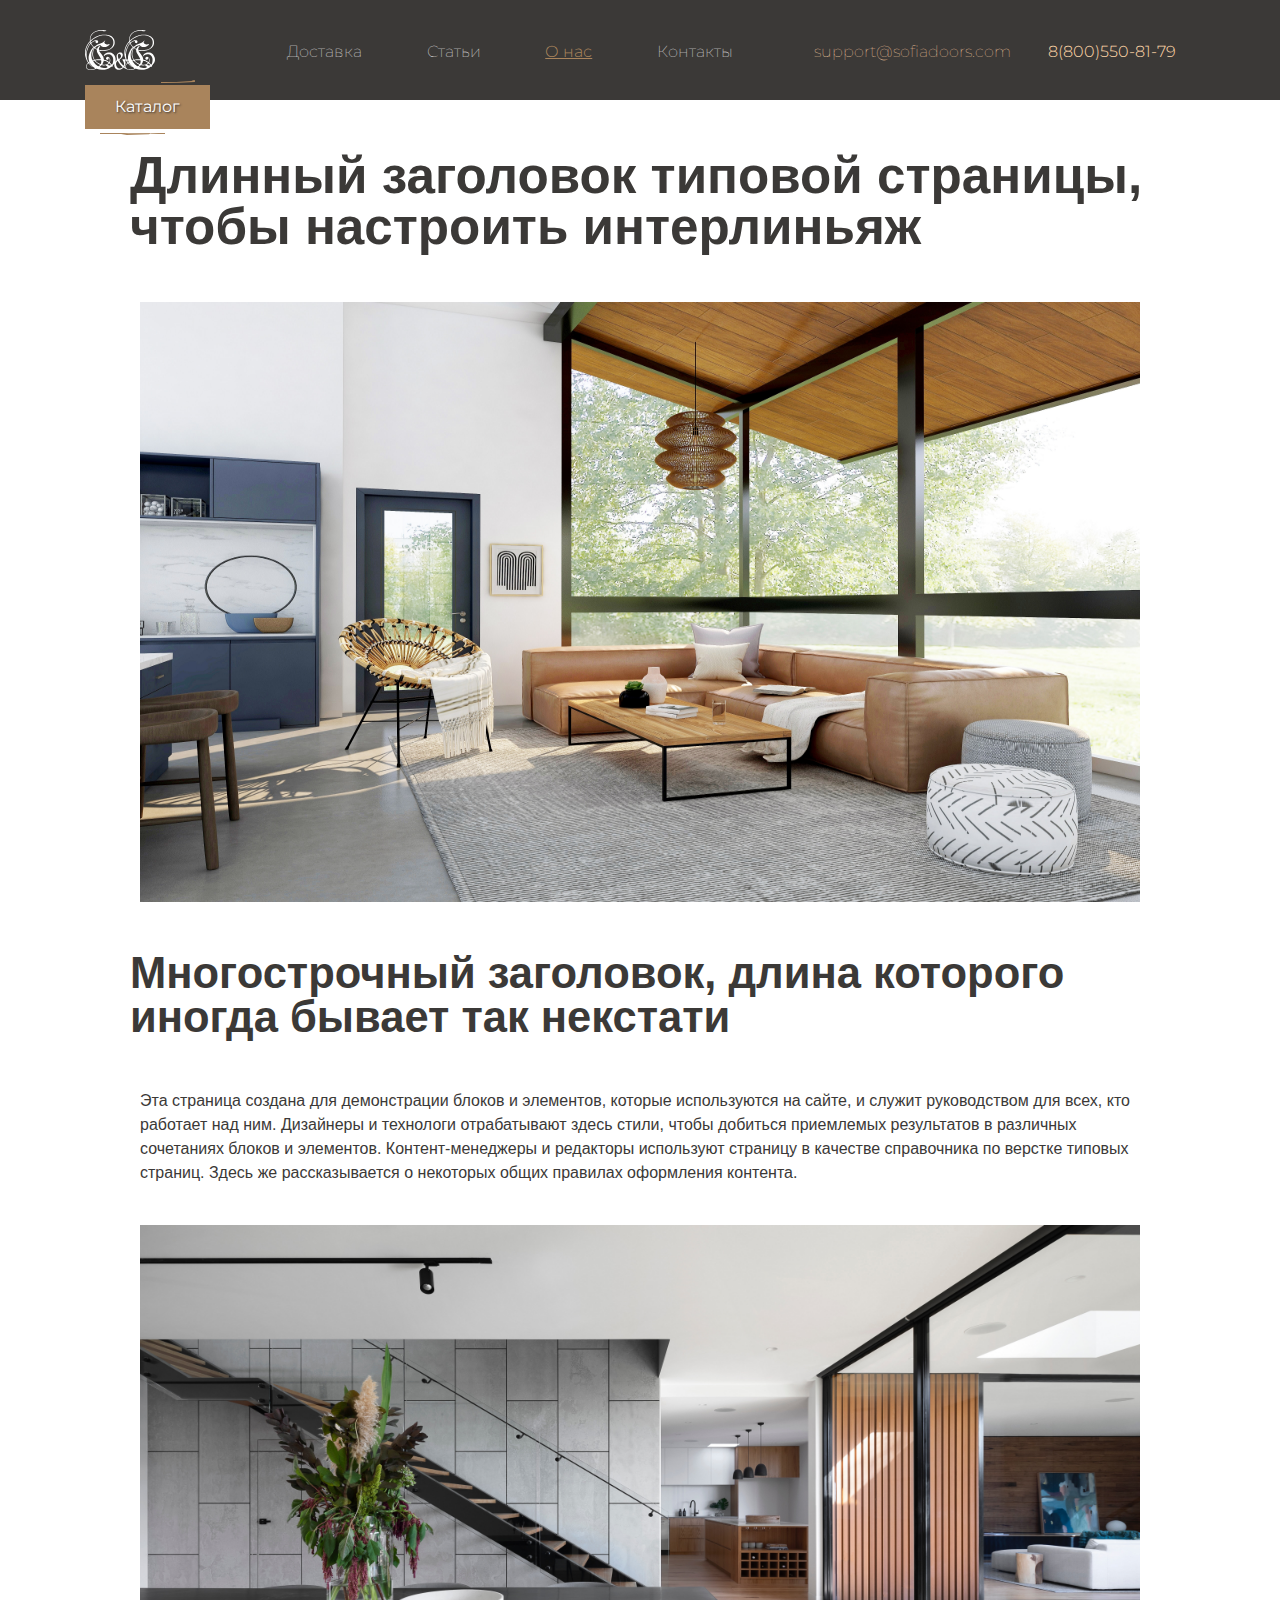
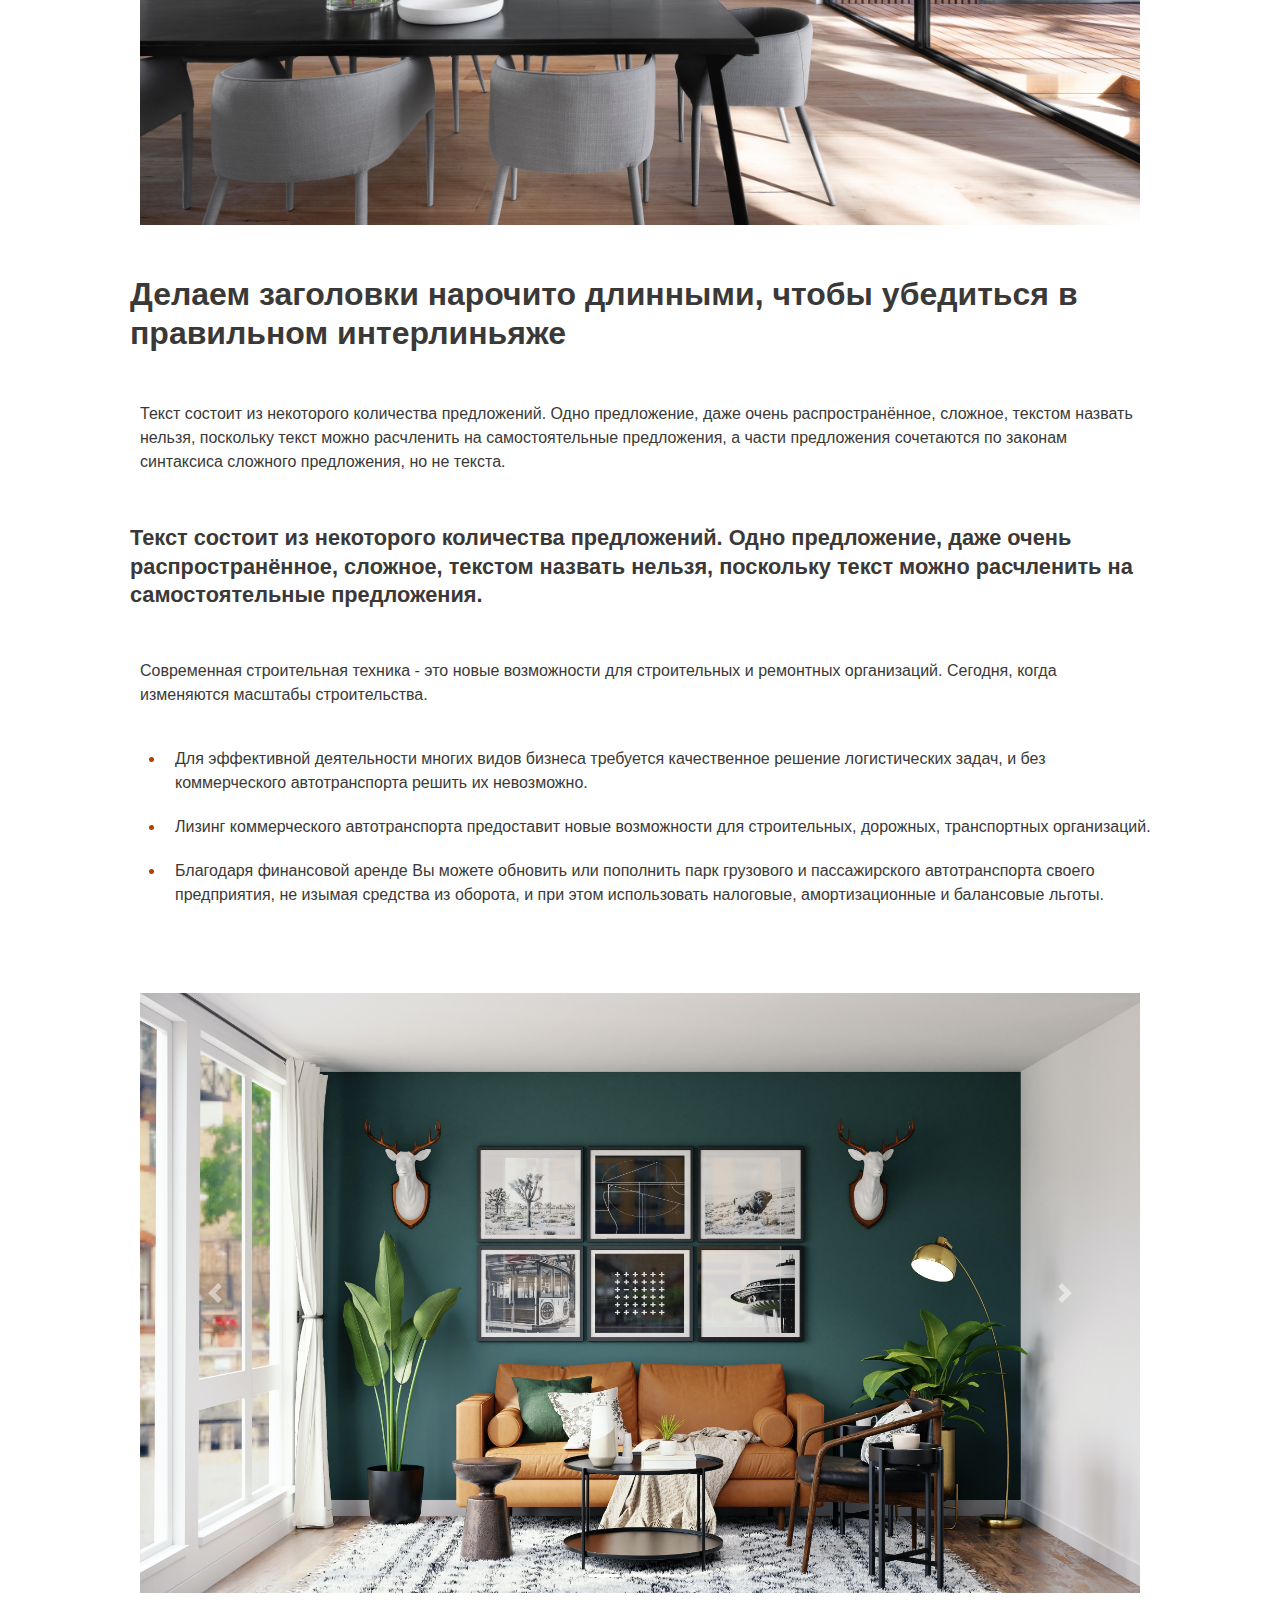
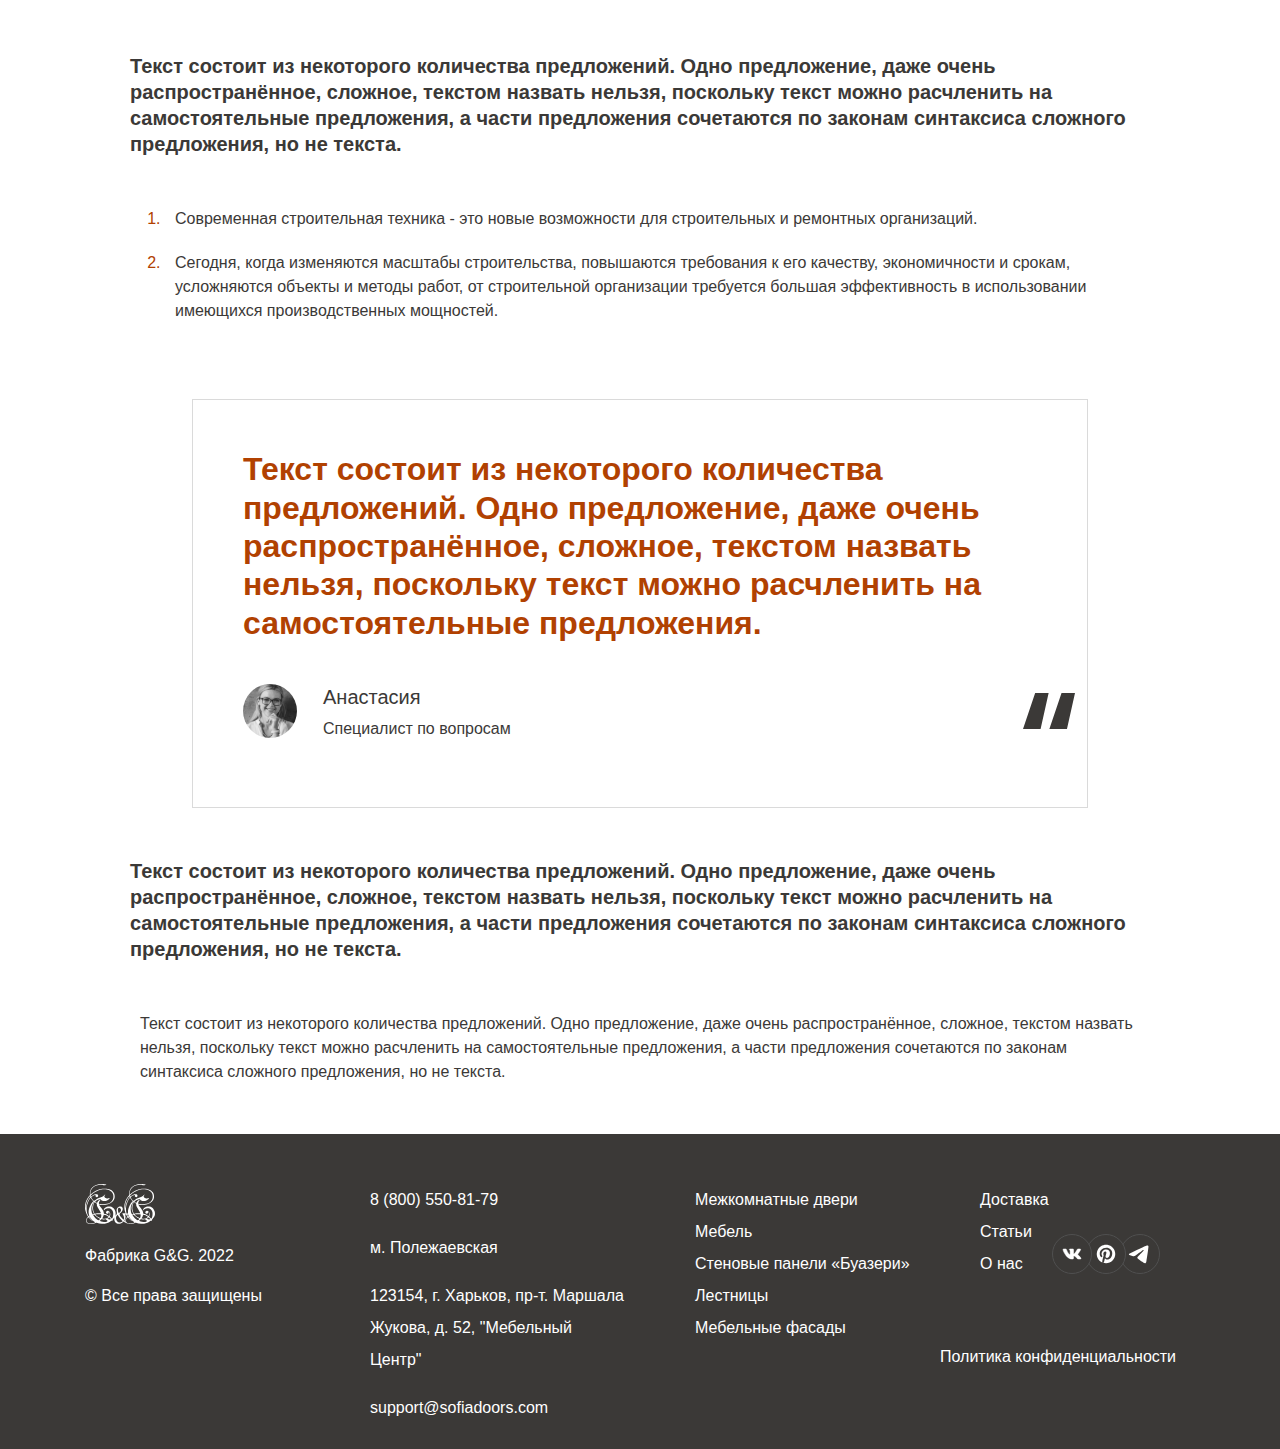
<file: about-us.html>
<!DOCTYPE html>
<html lang="en">
  <head>
    <meta charset="UTF-8" />
    <meta http-equiv="X-UA-Compatible" content="IE=edge" />
    <meta name="viewport" content="width=device-width, initial-scale=1.0" />
    <link rel="stylesheet" href="https://cdn.jsdelivr.net/npm/bootstrap@4.0.0/dist/css/bootstrap.min.css" integrity="sha384-Gn5384xqQ1aoWXA+058RXPxPg6fy4IWvTNh0E263XmFcJlSAwiGgFAW/dAiS6JXm" crossorigin="anonymous">
    <link
      href="https://cdn.jsdelivr.net/npm/bootstrap@5.3.0-alpha1/dist/css/bootstrap.min.css"
      rel="stylesheet"
      integrity="sha384-GLhlTQ8iRABdZLl6O3oVMWSktQOp6b7In1Zl3/Jr59b6EGGoI1aFkw7cmDA6j6gD"
      crossorigin="anonymous"
    />
    <link rel="preconnect" href="https://fonts.googleapis.com" />
    <link rel="preconnect" href="https://fonts.gstatic.com" crossorigin />
    <link
      href="https://fonts.googleapis.com/css2?family=Inter:wght@200&family=Montserrat:wght@100;200;300;400;500;600&family=Quicksand:wght@300&family=Raleway:ital,wght@1,100;1,200&family=Titan+One&family=Work+Sans:wght@300;500&display=swap"
      rel="stylesheet"
    />
    <link rel="stylesheet" href="./styles/about-us.css" />
    <title>About Us</title>
  </head>
  <style></style>
  <body>
    <header>
      <div class="cont-wrap">
        <div class="container">
          <div class="row">
            <div class="col-sm logocon">
              <a href="/index.html">
                <img src="./icon/logo.svg" alt="Logotype" class="logo"
              /></a>
            </div>
            <div class="col-sm">
              <ul class="ul-nav">
                <li><a href="/delivery.html">Доставка</a></li>
                <li><a href="/articles.html">Статьи</a></li>
                <li><a class="active"  href="/about-us.html">О нас</a></li>
                <li><a href="/contacts.html">Контакты</a></li>
              </ul>
            </div>
            <div class="col-sm">
              <div class="num-email">
                <p class="email">support@sofiadoors.com</p>
                <p class="num">8(800)550-81-79</p>
              </div>
            </div>
            <div class="col-sm">
              <div class="catalog">
                <a href="/catalog.html" class="a-catalog"
                  ><img src="/icon/top.svg" alt="decor" class="top" />
                  <span
                    class="catalog-span"
                    >Каталог</span
                  >
                  <img src="/icon/bottom.svg" alt="decor" class="bottom"
                /></a>
              </div>
            </div>
          </div>
        </div>
      </div>
    </header>
    <main>
      <h1 class="h1">
        Длинный заголовок типовой страницы, чтобы настроить интерлиньяж
      </h1>
      <img src="./img/about-1.jpg" alt="Interior design" class="about-img" />
      <h2 class="h2">
        Многострочный заголовок, длина которого иногда бывает так некстати
      </h2>
      <p class="h2-p">
        Эта страница создана для демонстрации блоков и элементов, которые
        используются на сайте, и служит руководством для всех, кто работает над
        ним. Дизайнеры и технологи отрабатывают здесь стили, чтобы добиться
        приемлемых результатов в различных сочетаниях блоков и элементов.
        Контент-менеджеры и редакторы используют страницу в качестве справочника
        по верстке типовых страниц. Здесь же рассказывается о некоторых общих
        правилах оформления контента.
      </p>

      <img
        src="./img/about-2.jpg"
        alt="Interior design wxample"
        class="about-img"
      />
      <h3 class="h3">
        Делаем заголовки нарочито длинными, чтобы убедиться в правильном
        интерлиньяже
      </h3>
      <p class="h3-p">
        Текст состоит из некоторого количества предложений. Одно предложение,
        даже очень распространённое, сложное, текстом назвать нельзя, поскольку
        текст можно расчленить на самостоятельные предложения, а части
        предложения сочетаются по законам синтаксиса сложного предложения, но не
        текста.
      </p>
      <h4 class="h4">
        Текст состоит из некоторого количества предложений. Одно предложение,
        даже очень распространённое, сложное, текстом назвать нельзя, поскольку
        текст можно расчленить на самостоятельные предложения.
      </h4>
      <p class="h4-p">
        Современная строительная техника - это новые возможности для
        строительных и ремонтных организаций. Сегодня, когда изменяются масштабы
        строительства.
      </p>
      <ul class="about-ul">
        <li class="about-li">
          Для эффективной деятельности многих видов бизнеса требуется
          качественное решение логистических задач, и без коммерческого
          автотранспорта решить их невозможно.
        </li>
        <li class="about-li">
          Лизинг коммерческого автотранспорта предоставит новые возможности для
          строительных, дорожных, транспортных организаций.
        </li>
        <li class="about-li">
          Благодаря финансовой аренде Вы можете обновить или пополнить парк
          грузового и пассажирского автотранспорта своего предприятия, не изымая
          средства из оборота, и при этом использовать налоговые,
          амортизационные и балансовые льготы.
        </li>
      </ul>
      <div id="carouselExampleIndicators" class="carousel slide" data-ride="carousel">
        <ol class="carousel-indicators">
          <li data-target="#carouselExampleIndicators" data-slide-to="0" class="active"></li>
          <li data-target="#carouselExampleIndicators" data-slide-to="1"></li>
          <li data-target="#carouselExampleIndicators" data-slide-to="2"></li>
        </ol>
        <div class="carousel-inner">
          <div class="carousel-item active">
            <img class="d-block about-img" src="/img/about-1.1.jpg" alt="First slide" >
          </div>
          <div class="carousel-item">
            <img class="d-block about-img" src="/img/about-2.jpg" alt="Second slide"  >
          </div>
          <div class="carousel-item">
            <img class="d-block about-img" src="/img/about-3.jpg" alt="Third slide" >
          </div>
        </div>
        <a class="carousel-control-prev" href="#carouselExampleIndicators" role="button" data-slide="prev">
          <span class="carousel-control-prev-icon" aria-hidden="true"></span>
          <span class="sr-only">Previous</span>
        </a>
        <a class="carousel-control-next" href="#carouselExampleIndicators" role="button" data-slide="next">
          <span class="carousel-control-next-icon" aria-hidden="true"></span>
          <span class="sr-only">Next</span>
        </a>
      </div>
      <h5 class="h5">
        Текст состоит из некоторого количества предложений. Одно предложение,
        даже очень распространённое, сложное, текстом назвать нельзя, поскольку
        текст можно расчленить на самостоятельные предложения, а части
        предложения сочетаются по законам синтаксиса сложного предложения, но не
        текста.
      </h5>
      <ol class="about-ul">
        <li class="about-li">
          Современная строительная техника - это новые возможности для
          строительных и ремонтных организаций.
        </li>
        <li class="about-li">
          Сегодня, когда изменяются масштабы строительства, повышаются
          требования к его качеству, экономичности и срокам, усложняются объекты
          и методы работ, от строительной организации требуется большая
          эффективность в использовании имеющихся производственных мощностей.
        </li>
      </ol>
      
        <div class="quote-wrap">
          <h2 class="quote-text">
            Текст состоит из некоторого количества предложений. Одно
            предложение, даже очень распространённое, сложное, текстом назвать
            нельзя, поскольку текст можно расчленить на самостоятельные
            предложения.
          </h2>
          <div class="quote">
            <div class="img">
              <img src="./icon/avatar-ana.svg" alt="Avatar" class="avatar" />
            </div>
            <div class="person">
              <h5 class="name">Анастасия</h5>
              <p class="specialist">Специалист по вопросам</p>
            </div>
            <div class="symbol">
              <img
                src="./icon/quote.svg"
                alt="Quote symbol"
                class="quote-symbol"
              />
            </div>
          </div>
        </div>
      
      <h5 class="h5">
        Текст состоит из некоторого количества предложений. Одно предложение,
        даже очень распространённое, сложное, текстом назвать нельзя, поскольку
        текст можно расчленить на самостоятельные предложения, а части
        предложения сочетаются по законам синтаксиса сложного предложения, но не
        текста.
      </h5>
      <p class="h5-p">
        Текст состоит из некоторого количества предложений. Одно предложение,
        даже очень распространённое, сложное, текстом назвать нельзя, поскольку
        текст можно расчленить на самостоятельные предложения, а части
        предложения сочетаются по законам синтаксиса сложного предложения, но не
        текста.
      </p>
    </main>
    <footer>
      <div class="foot-wrap">
        <div class="container">
          <div class="row">
            <div class="col">
              <a href="/index.html">
                <img src="./icon/logo.svg" alt="Logotype" class="logo"
              /></a>
              <p class="fabric">Фабрика G&G. 2022</p>
              <p class="rights">© Все права защищены</p>
            </div>
            <div class="col adress">
              <p class="num-footer">8 (800) 550-81-79</p>
              <p>м. Полежаевская</p>
              <p>
                123154, г. Харьков, пр-т. Маршала Жукова, д. 52, "Мебельный
                Центр"
              </p>
              <p><a href="#">support@sofiadoors.com</a></p>
            </div>
            <div class="col">
              <ul class="footer-ul-1">
                <li>Межкомнатные двери</li>
                <li>Мебель</li>
                <li>Стеновые панели «Буазери»</li>
                <li>Лестницы</li>
                <li>Мебельные фасады</li>
              </ul>
            </div>
            <div class="col">
              <ul class="footer-ul-2">
                <li>Доставка</li>
                <li>Статьи</li>
                <li>О нас</li>
              </ul>
              <p class="policy">Политика конфиденциальности</p>
              <img
                src="./icon/messenger-icons.svg"
                alt="messenger icons"
                class="messenger-i"
              />
            </div>
          </div>
        </div>
      </div>
    </footer>
    <script src="https://code.jquery.com/jquery-3.2.1.slim.min.js" integrity="sha384-KJ3o2DKtIkvYIK3UENzmM7KCkRr/rE9/Qpg6aAZGJwFDMVNA/GpGFF93hXpG5KkN" crossorigin="anonymous"></script>
    <script src="https://cdn.jsdelivr.net/npm/popper.js@1.12.9/dist/umd/popper.min.js" integrity="sha384-ApNbgh9B+Y1QKtv3Rn7W3mgPxhU9K/ScQsAP7hUibX39j7fakFPskvXusvfa0b4Q" crossorigin="anonymous"></script>
    <script src="https://cdn.jsdelivr.net/npm/bootstrap@4.0.0/dist/js/bootstrap.min.js" integrity="sha384-JZR6Spejh4U02d8jOt6vLEHfe/JQGiRRSQQxSfFWpi1MquVdAyjUar5+76PVCmYl" crossorigin="anonymous"></script>
  </body>
</html>
</file>
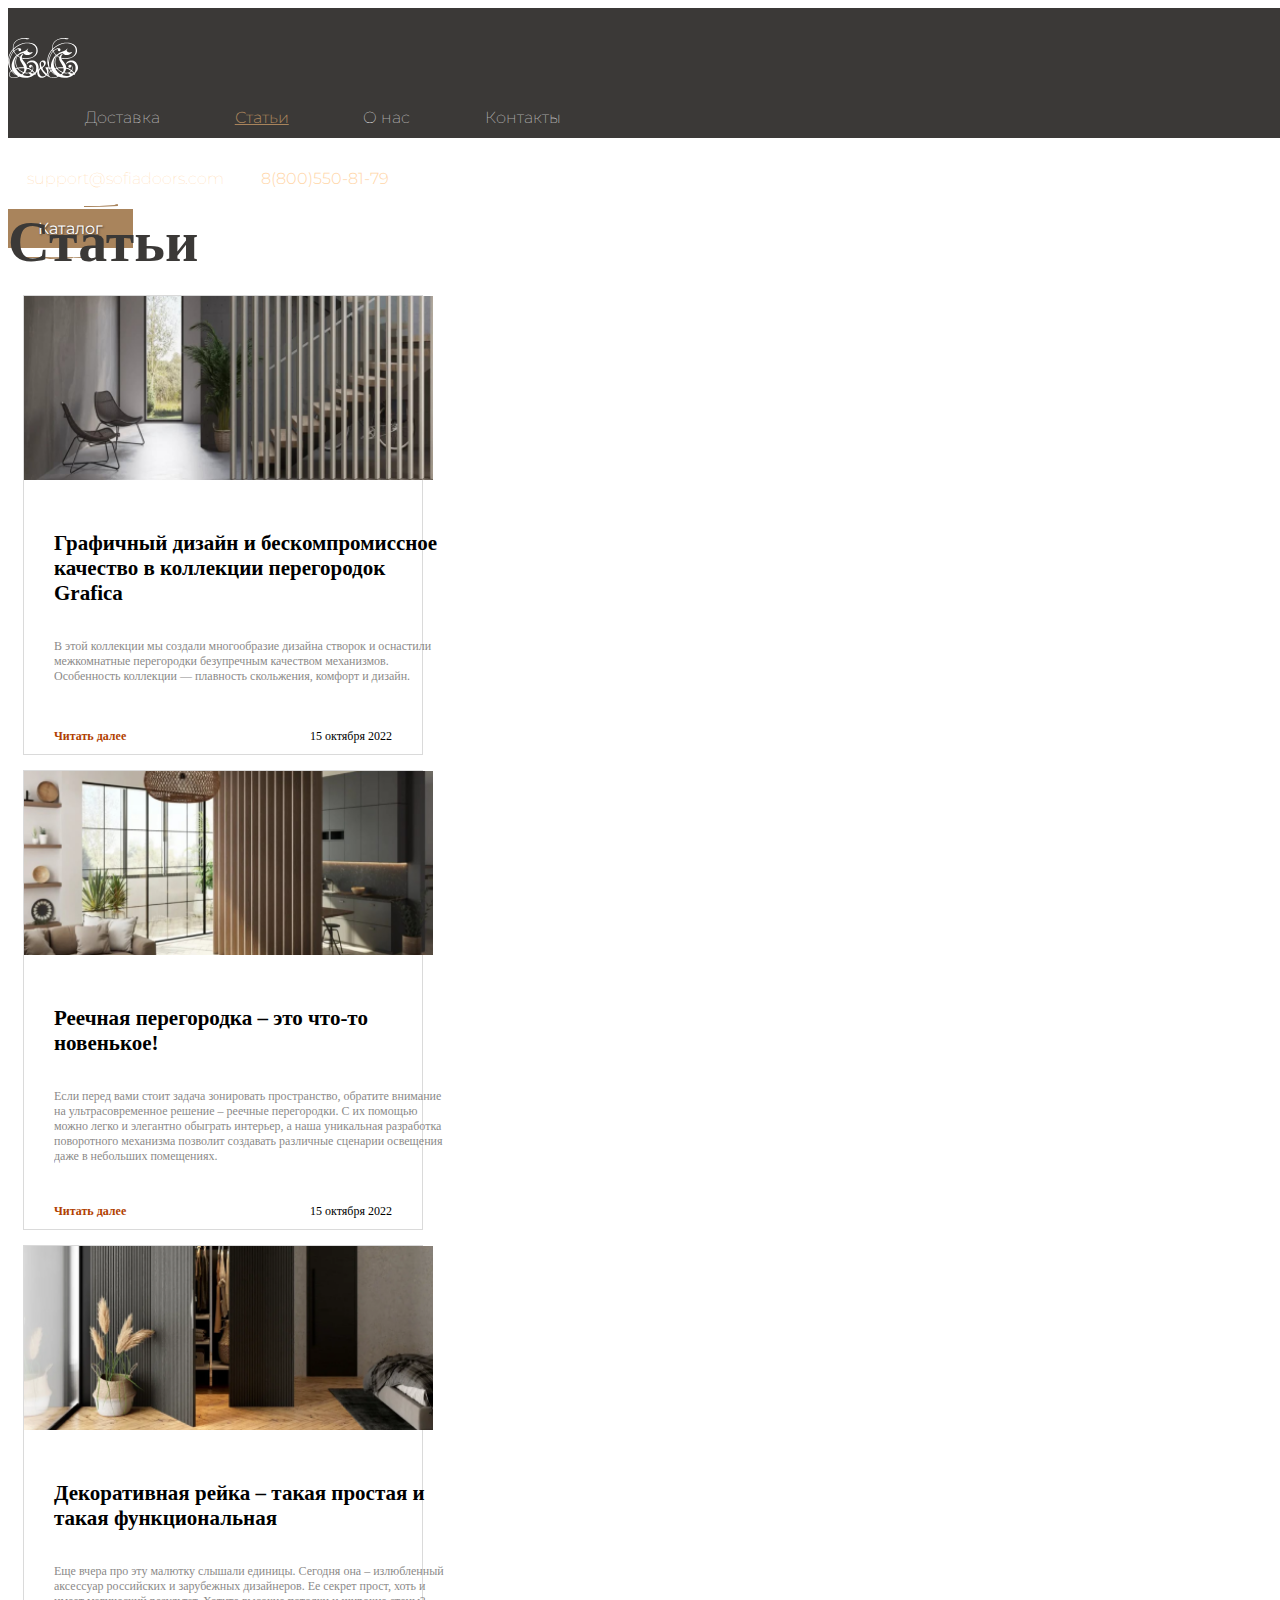
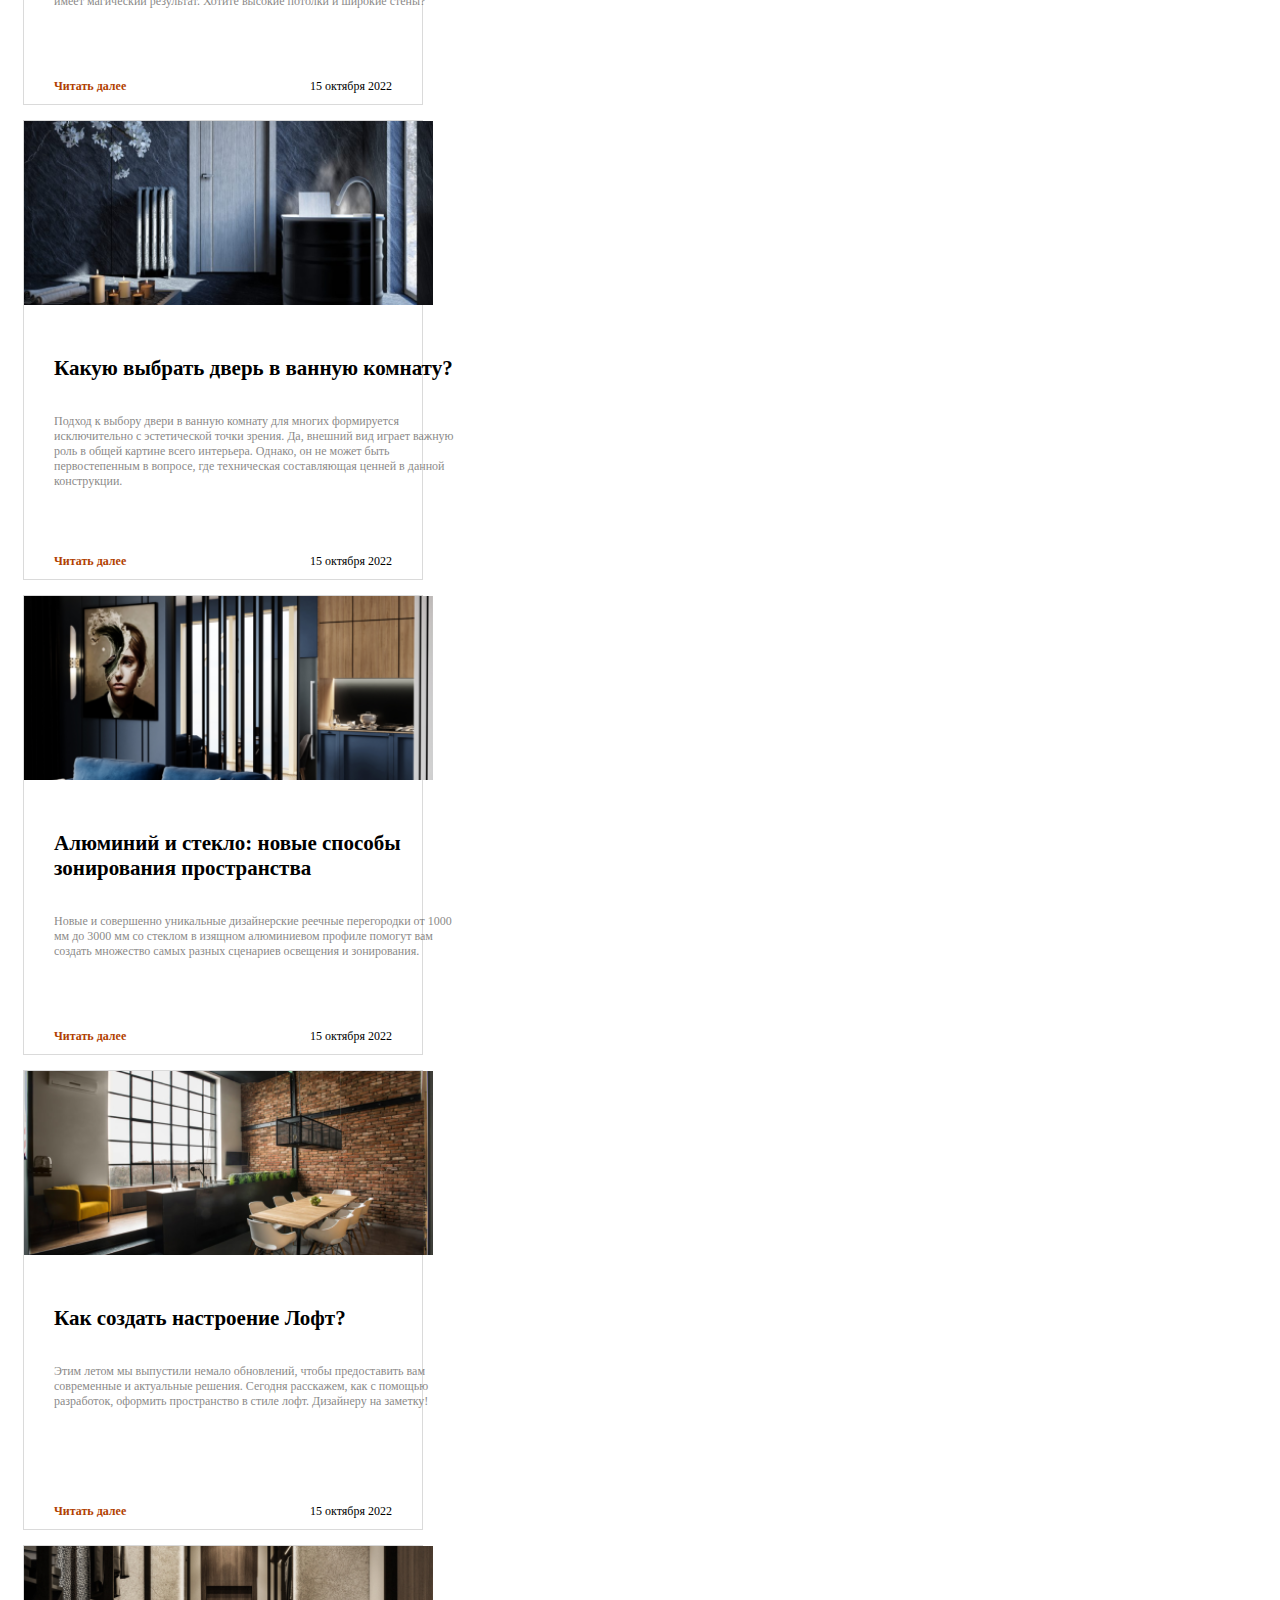
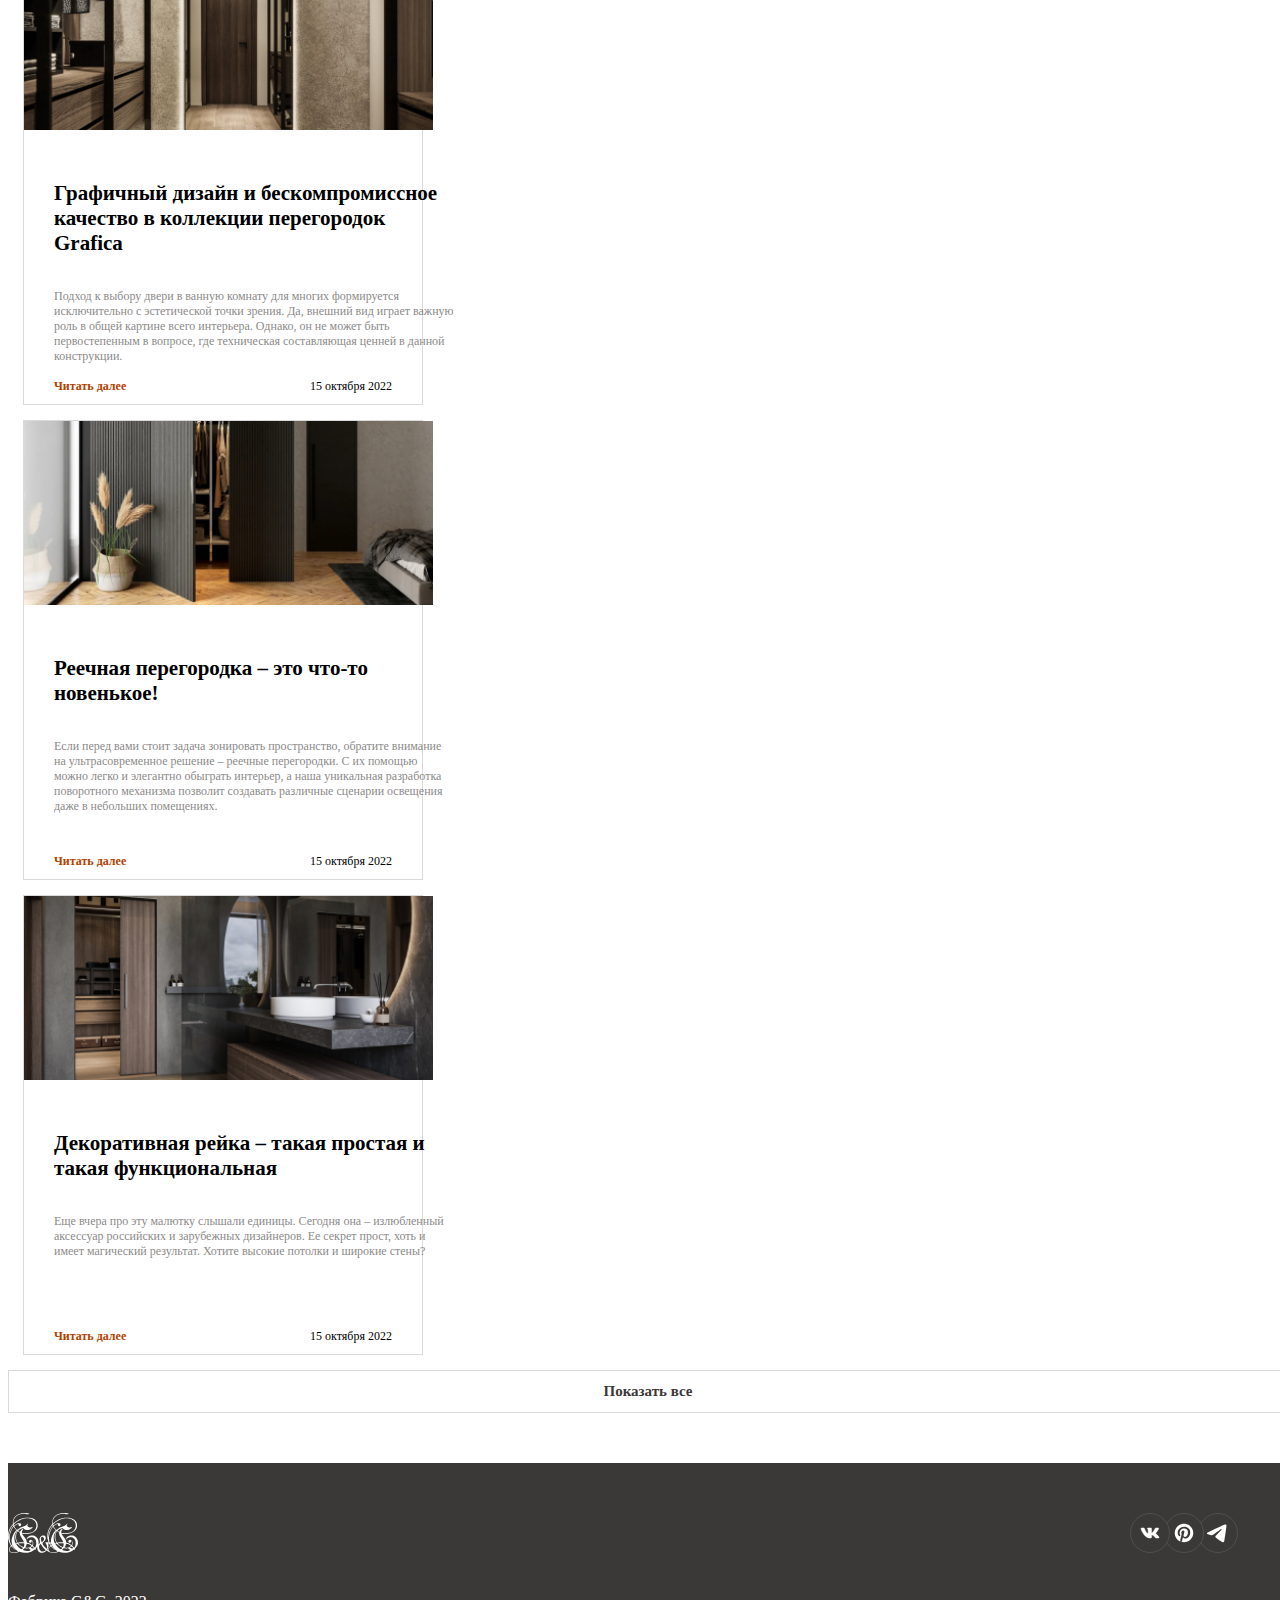
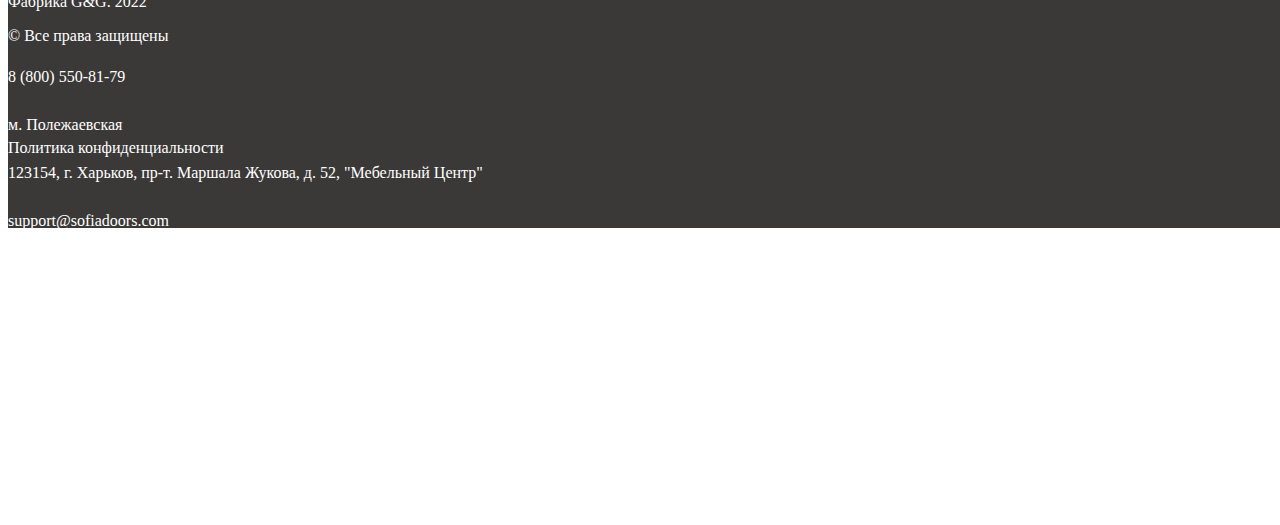
<file: articles.html>
<!DOCTYPE html>
<html lang="en">
  <head>
    <meta charset="UTF-8" />
    <meta http-equiv="X-UA-Compatible" content="IE=edge" />
    <meta name="viewport" content="width=device-width, initial-scale=1.0" />
    <link
      href="https://cdn.jsdelivr.net/npm/bootstrap@5.3.0-alpha1/dist/css/bootstrap.min.css"
      rel="stylesheet"
      integrity="sha384-GLhlTQ8iRABdZLl6O3oVMWSktQOp6b7In1Zl3/Jr59b6EGGoI1aFkw7cmDA6j6gD"
      crossorigin="anonymous"
    />
    <link rel="preconnect" href="https://fonts.googleapis.com" />
    <link rel="preconnect" href="https://fonts.gstatic.com" crossorigin />
    <link
      href="https://fonts.googleapis.com/css2?family=Inter:wght@200&family=Montserrat:wght@100;200;300;400;500;600&family=Quicksand:wght@300&family=Raleway:ital,wght@1,100;1,200&family=Titan+One&family=Work+Sans:wght@300;500&display=swap"
      rel="stylesheet"
    />
    <link rel="stylesheet" href="./styles/articles.css" />
    <title>Articles</title>
  </head>
  <style></style>
  <body>
    <header>
      <div class="cont-wrap">
        <div class="container">
          <div class="row">
            <div class="col-sm logocon">
              <a href="/index.html">
                <img src="./icon/logo.svg" alt="Logotype" class="logo"
              /></a>
            </div>
            <div class="col-sm">
              <ul class="ul-nav">
                <li><a href="/delivery.html">Доставка</a></li>
                <li><a class="active" href="/articles.html">Статьи</a></li>
                <li><a href="/about-us.html">О нас</a></li>
                <li><a href="/contacts.html">Контакты</a></li>
              </ul>
            </div>
            <div class="col-sm">
              <div class="num-email">
                <p class="email">support@sofiadoors.com</p>
                <p class="num">8(800)550-81-79</p>
              </div>
            </div>
            <div class="col-sm">
              <div class="catalog">
                <a href="/catalog.html" class="a-catalog"
                  ><img src="/icon/top.svg" alt="decor" class="top" />
                  <span
                    class="catalog-span"
                    >Каталог</span
                  >
                  <img src="/icon/bottom.svg" alt="decor" class="bottom"
                /></a>
              </div>
            </div>
          </div>
        </div>
      </div>
    </header>
    <main>
      <div class="container news">
        <h1 class="news-h1">Статьи</h1>

        <div class="row">
          <div class="col news-box">
            <img src="./img/card-1.png" alt="News image" class="news-img" />
            <h2 class="card-h2">
              Графичный дизайн и бескомпромиссное качество в коллекции
              перегородок Grafica
            </h2>
            <p class="card-p">
              В этой коллекции мы создали многообразие дизайна створок и
              оснастили межкомнатные перегородки безупречным качеством
              механизмов. Особенность коллекции — плавность скольжения, комфорт
              и дизайн.
            </p>
            <p class="date-and-a-p">
              <a href="/articles.html" class="read-more">Читать далее</a
              ><span class="date">15 октября 2022</span>
            </p>
          </div>
          <div class="col news-box">
            <img src="./img/card-2.png" alt="News image" class="news-img" />
            <h2 class="card-h2">Реечная перегородка – это что-то новенькое!</h2>
            <p class="card-p">
              Если перед вами стоит задача зонировать пространство, обратите
              внимание на ультрасовременное решение – реечные перегородки. С их
              помощью можно легко и элегантно обыграть интерьер, а наша
              уникальная разработка поворотного механизма позволит создавать
              различные сценарии освещения даже в небольших помещениях.
            </p>
            <p class="date-and-a-p">
              <a href="/articles.html" class="read-more">Читать далее</a
              ><span class="date">15 октября 2022</span>
            </p>
          </div>
          <div class="col news-box">
            <img src="./img/card-3.png" alt="News image" class="news-img" />
            <h2 class="card-h2">
              Декоративная рейка – такая простая и такая функциональная
            </h2>
            <p class="card-p">
              Еще вчера про эту малютку слышали единицы. Сегодня она –
              излюбленный аксессуар российских и зарубежных дизайнеров. Ее
              секрет прост, хоть и имеет магический результат. Хотите высокие
              потолки и широкие стены?
            </p>
            <p class="date-and-a-p">
              <a href="/articles.html" class="read-more">Читать далее</a
              ><span class="date">15 октября 2022</span>
            </p>
          </div>
        </div>
        <div class="row">
          <div class="col news-box">
            <img src="./img/card-4.png" alt="News image" class="news-img" />
            <h2 class="card-h2">Какую выбрать дверь в ванную комнату?</h2>
            <p class="card-p">
              Подход к выбору двери в ванную комнату для многих формируется
              исключительно с эстетической точки зрения. Да, внешний вид играет
              важную роль в общей картине всего интерьера. Однако, он не может
              быть первостепенным в вопросе, где техническая составляющая ценней
              в данной конструкции.
            </p>
            <p class="date-and-a-p">
              <a href="/articles.html" class="read-more">Читать далее</a
              ><span class="date">15 октября 2022</span>
            </p>
          </div>
          <div class="col news-box">
            <img src="./img/card-5.png" alt="News image" class="news-img" />
            <h2 class="card-h2">
              Алюминий и стекло: новые способы зонирования пространства
            </h2>
            <p class="card-p">
              Новые и совершенно уникальные дизайнерские реечные перегородки от
              1000 мм до 3000 мм со стеклом в изящном алюминиевом профиле
              помогут вам создать множество самых разных сценариев освещения и
              зонирования.
            </p>
            <p class="date-and-a-p">
              <a href="/articles.html" class="read-more">Читать далее</a
              ><span class="date">15 октября 2022</span>
            </p>
          </div>
          <div class="col news-box">
            <img src="./img/card-6.png" alt="News image" class="news-img" />
            <h2 class="card-h2">Как создать настроение Лофт?</h2>
            <p class="card-p">
              Этим летом мы выпустили немало обновлений, чтобы предоставить вам
              современные и актуальные решения. Сегодня расскажем, как с помощью
              разработок, оформить пространство в стиле лофт. Дизайнеру на
              заметку!
            </p>
            <p class="date-and-a-p">
              <a href="/articles.html" class="read-more">Читать далее</a
              ><span class="date">15 октября 2022</span>
            </p>
          </div>
        </div>
        <div class="row">
          <div class="col news-box">
            <img src="./img/card-7.png" alt="News image" class="news-img" />
            <h2 class="card-h2">
              Графичный дизайн и бескомпромиссное качество в коллекции
              перегородок Grafica
            </h2>
            <p class="card-p">
              Подход к выбору двери в ванную комнату для многих формируется
              исключительно с эстетической точки зрения. Да, внешний вид играет
              важную роль в общей картине всего интерьера. Однако, он не может
              быть первостепенным в вопросе, где техническая составляющая ценней
              в данной конструкции.
            </p>
            <p class="date-and-a-p">
              <a href="/articles.html" class="read-more">Читать далее</a
              ><span class="date">15 октября 2022</span>
            </p>
          </div>
          <div class="col news-box">
            <img src="./img/card-8.png" alt="News image" class="news-img" />
            <h2 class="card-h2">Реечная перегородка – это что-то новенькое!</h2>
            <p class="card-p">
              Если перед вами стоит задача зонировать пространство, обратите
              внимание на ультрасовременное решение – реечные перегородки. С их
              помощью можно легко и элегантно обыграть интерьер, а наша
              уникальная разработка поворотного механизма позволит создавать
              различные сценарии освещения даже в небольших помещениях.
            </p>
            <p class="date-and-a-p">
              <a href="/articles.html" class="read-more">Читать далее</a
              ><span class="date">15 октября 2022</span>
            </p>
          </div>
          <div class="col news-box">
            <img src="./img/card-9.png" alt="News image" class="news-img" />
            <h2 class="card-h2">
              Декоративная рейка – такая простая и такая функциональная
            </h2>
            <p class="card-p">
              Еще вчера про эту малютку слышали единицы. Сегодня она –
              излюбленный аксессуар российских и зарубежных дизайнеров. Ее
              секрет прост, хоть и имеет магический результат. Хотите высокие
              потолки и широкие стены?
            </p>
            <p class="date-and-a-p">
              <a href="/articles.html" class="read-more">Читать далее</a
              ><span class="date">15 октября 2022</span>
            </p>
          </div>
        </div>
        <div class="row">
          <div class="col">
            <a href="#" class="show-all">Показать все</a>
          </div>
        </div>
      </div>
    </main>
    <footer>
      <div class="foot-wrap">
        <div class="container">
          <div class="row">
            <div class="col">
              <a href="/index.html">
                <img src="./icon/logo.svg" alt="Logotype" class="logo"
              /></a>
              <p class="fabric">Фабрика G&G. 2022</p>
              <p class="rights">© Все права защищены</p>
            </div>
            <div class="col adress">
              <p class="num-footer">8 (800) 550-81-79</p>
              <p>м. Полежаевская</p>
              <p>
                123154, г. Харьков, пр-т. Маршала Жукова, д. 52, "Мебельный
                Центр"
              </p>
              <p><a href="">support@sofiadoors.com</a></p>
            </div>
            <div class="col">
              <ul class="footer-ul-1">
                <li>Межкомнатные двери</li>
                <li>Мебель</li>
                <li>Стеновые панели «Буазери»</li>
                <li>Лестницы</li>
                <li>Мебельные фасады</li>
              </ul>
            </div>
            <div class="col">
              <ul class="footer-ul-2">
                <li>Доставка</li>
                <li>Статьи</li>
                <li>О нас</li>
              </ul>
              <p class="policy">Политика конфиденциальности</p>
              <img
                src="./icon/messenger-icons.svg"
                alt="messenger icons"
                class="messenger-i"
              />
            </div>
          </div>
        </div>
      </div>
    </footer>
  </body>
</html>
</file>
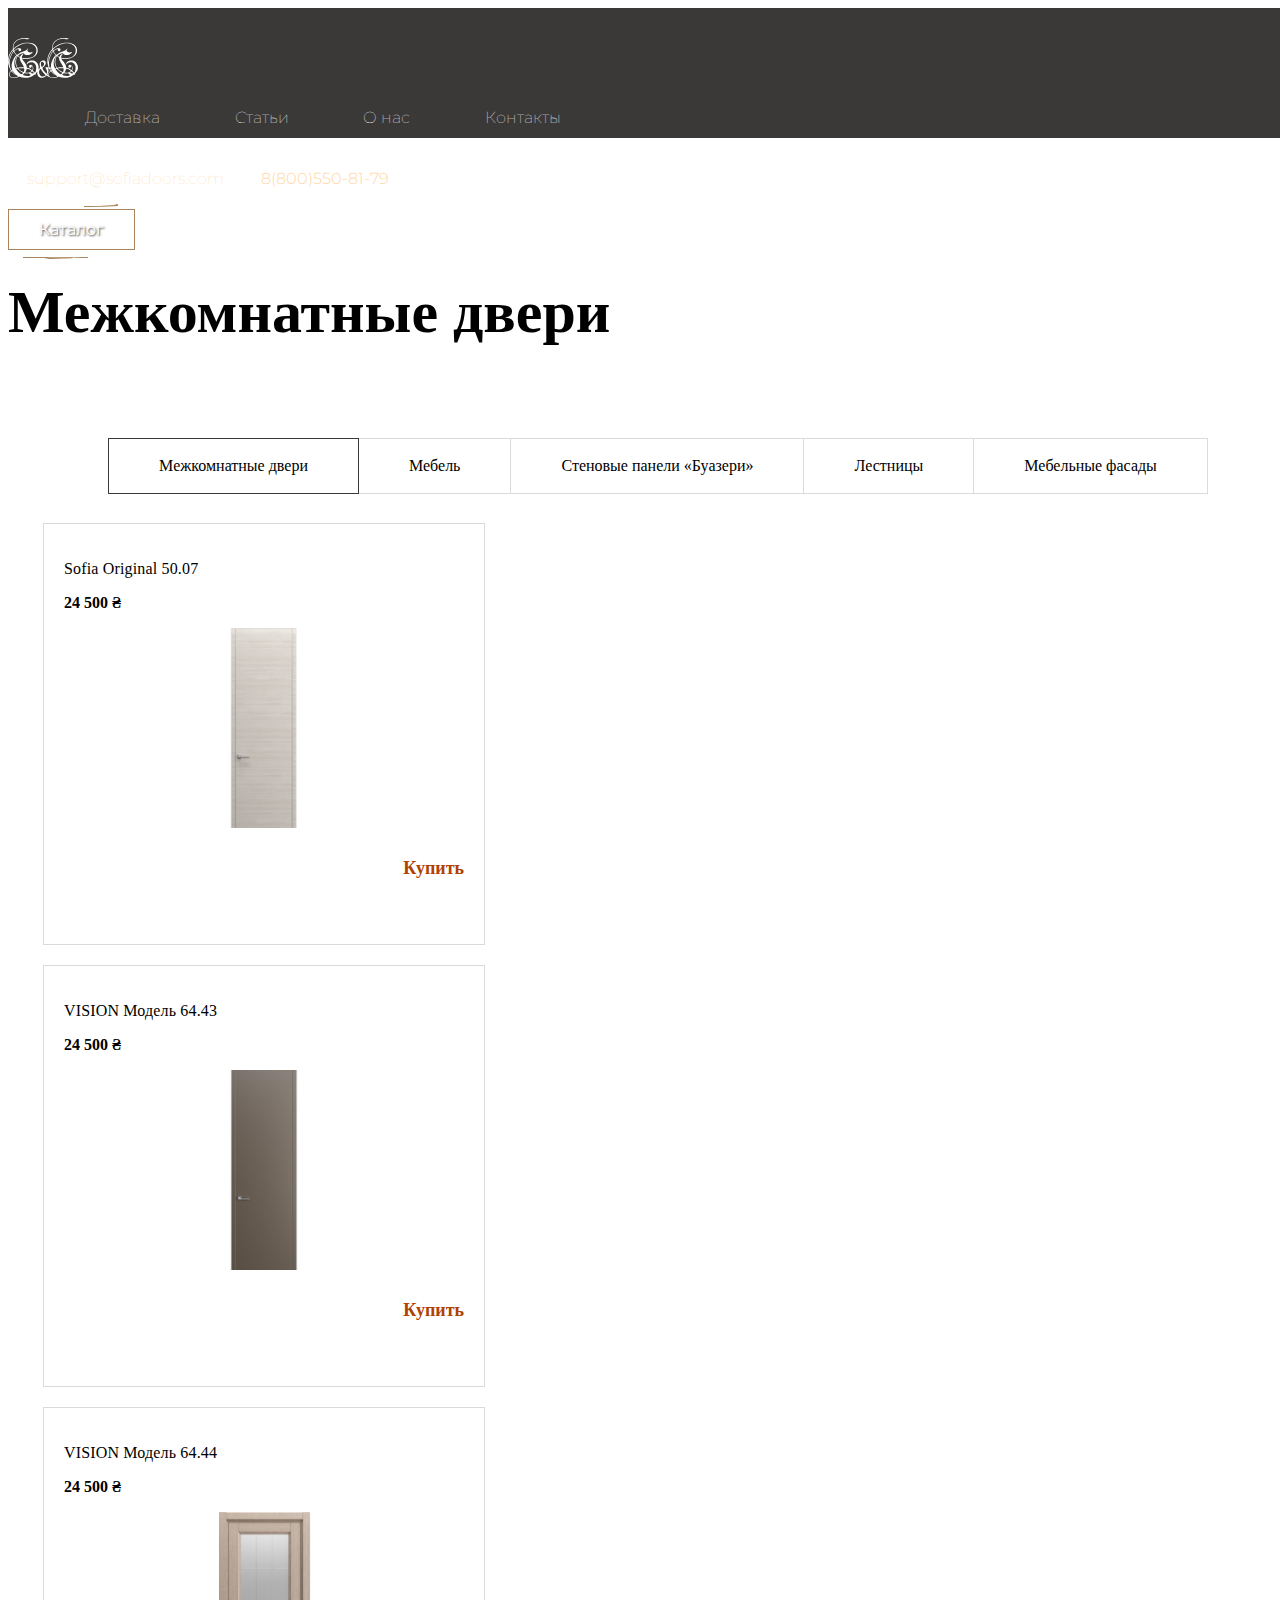
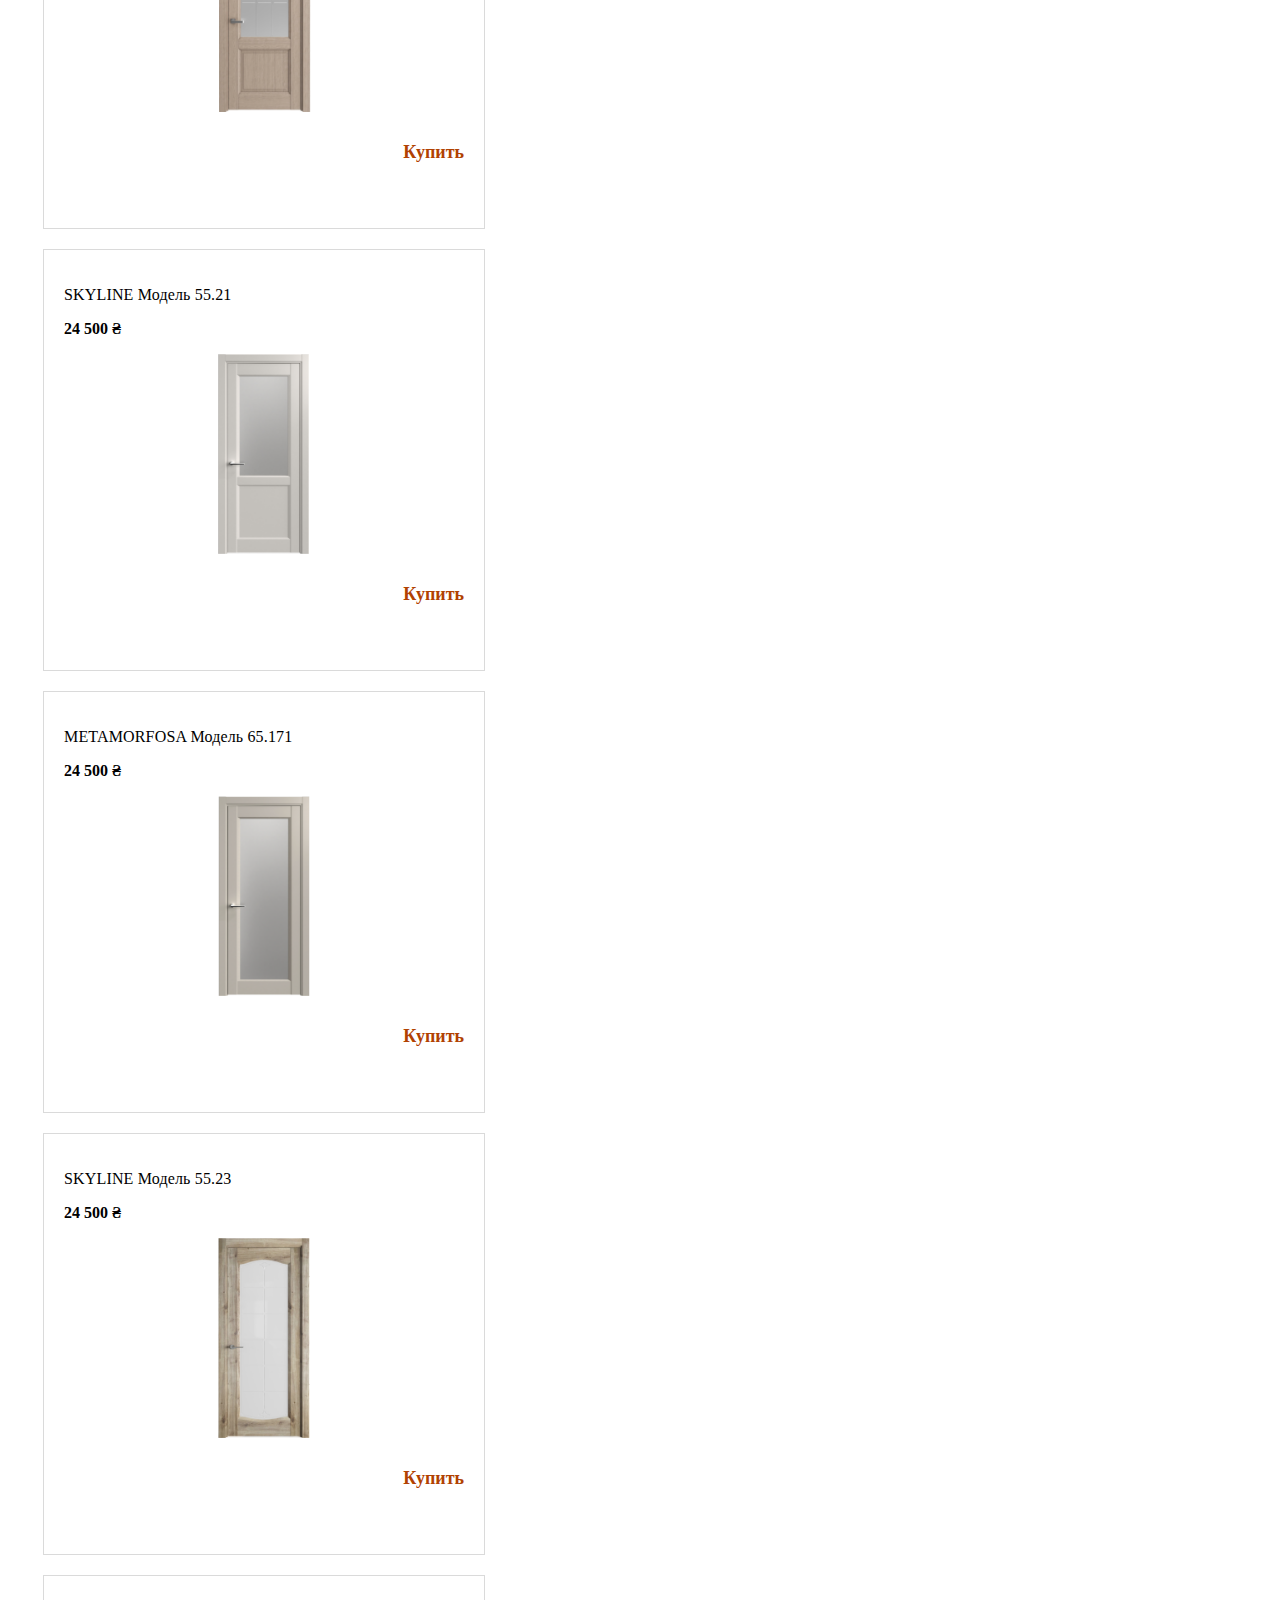
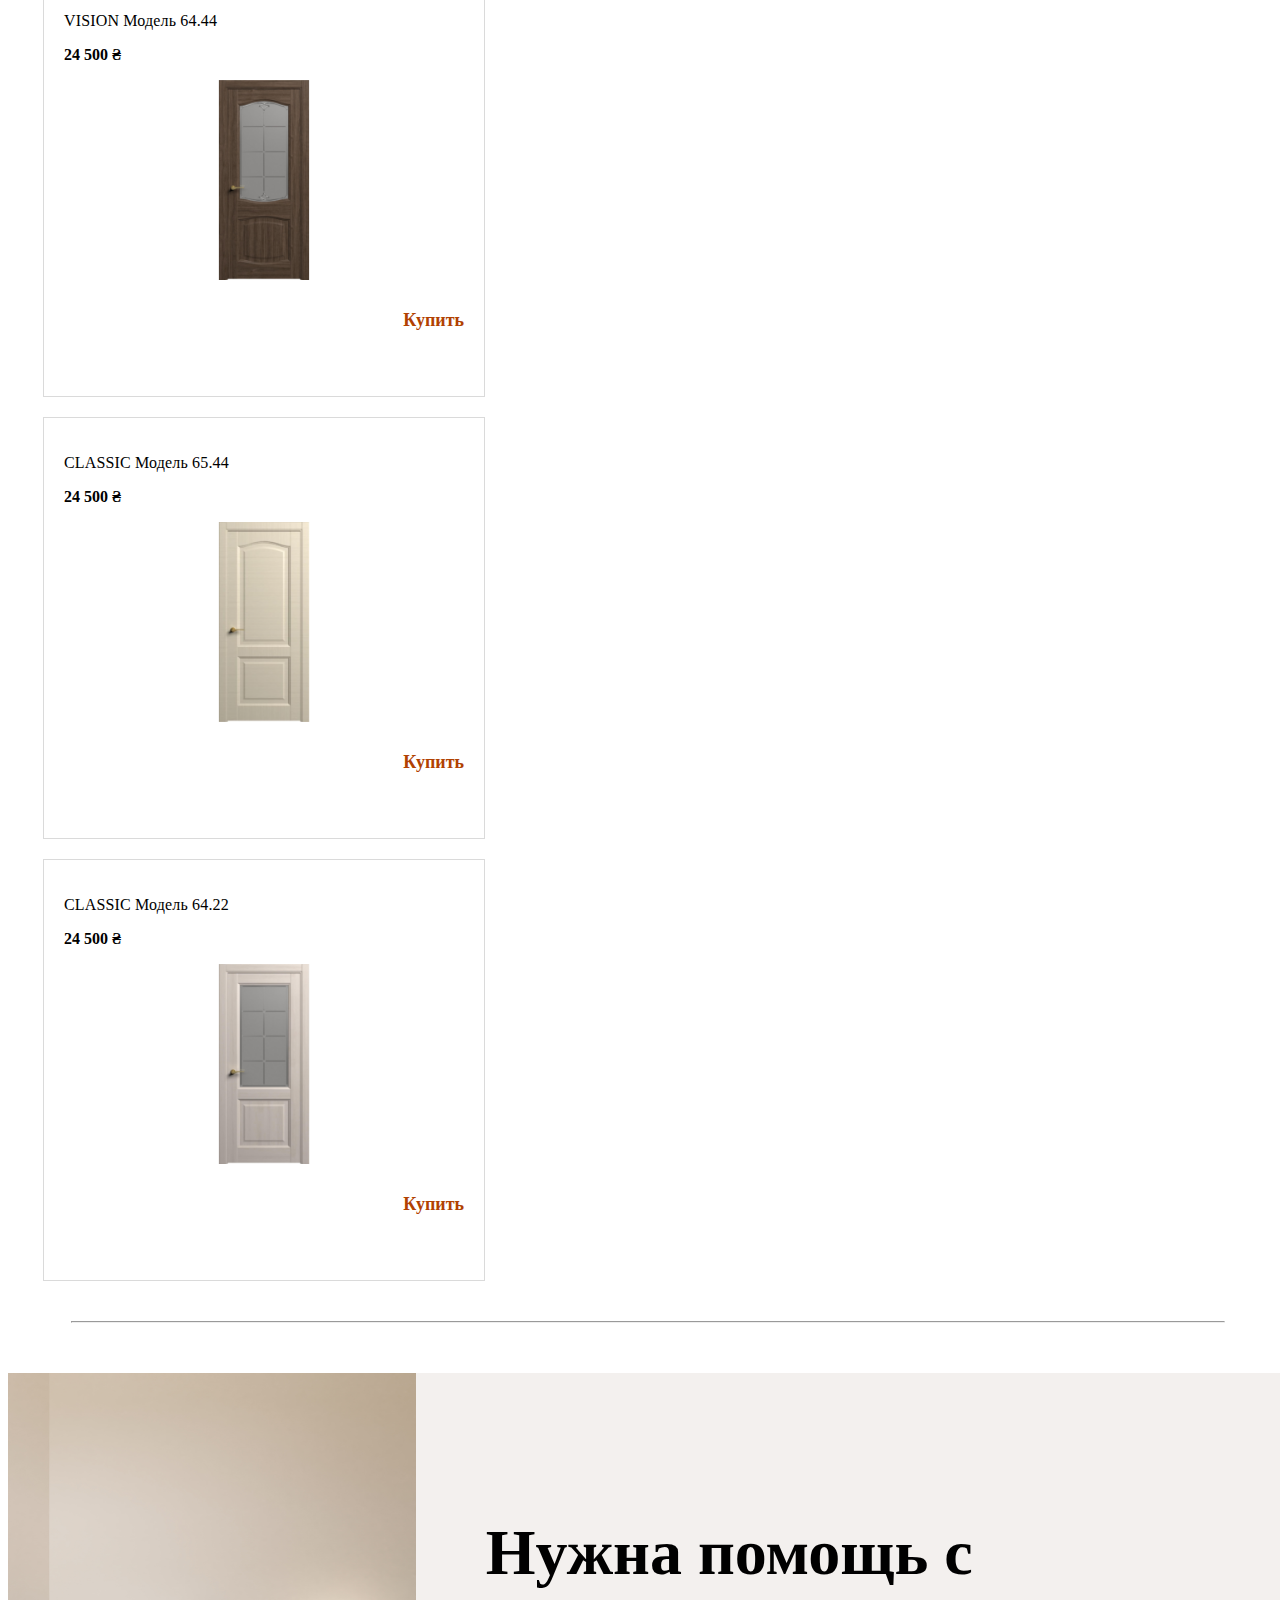
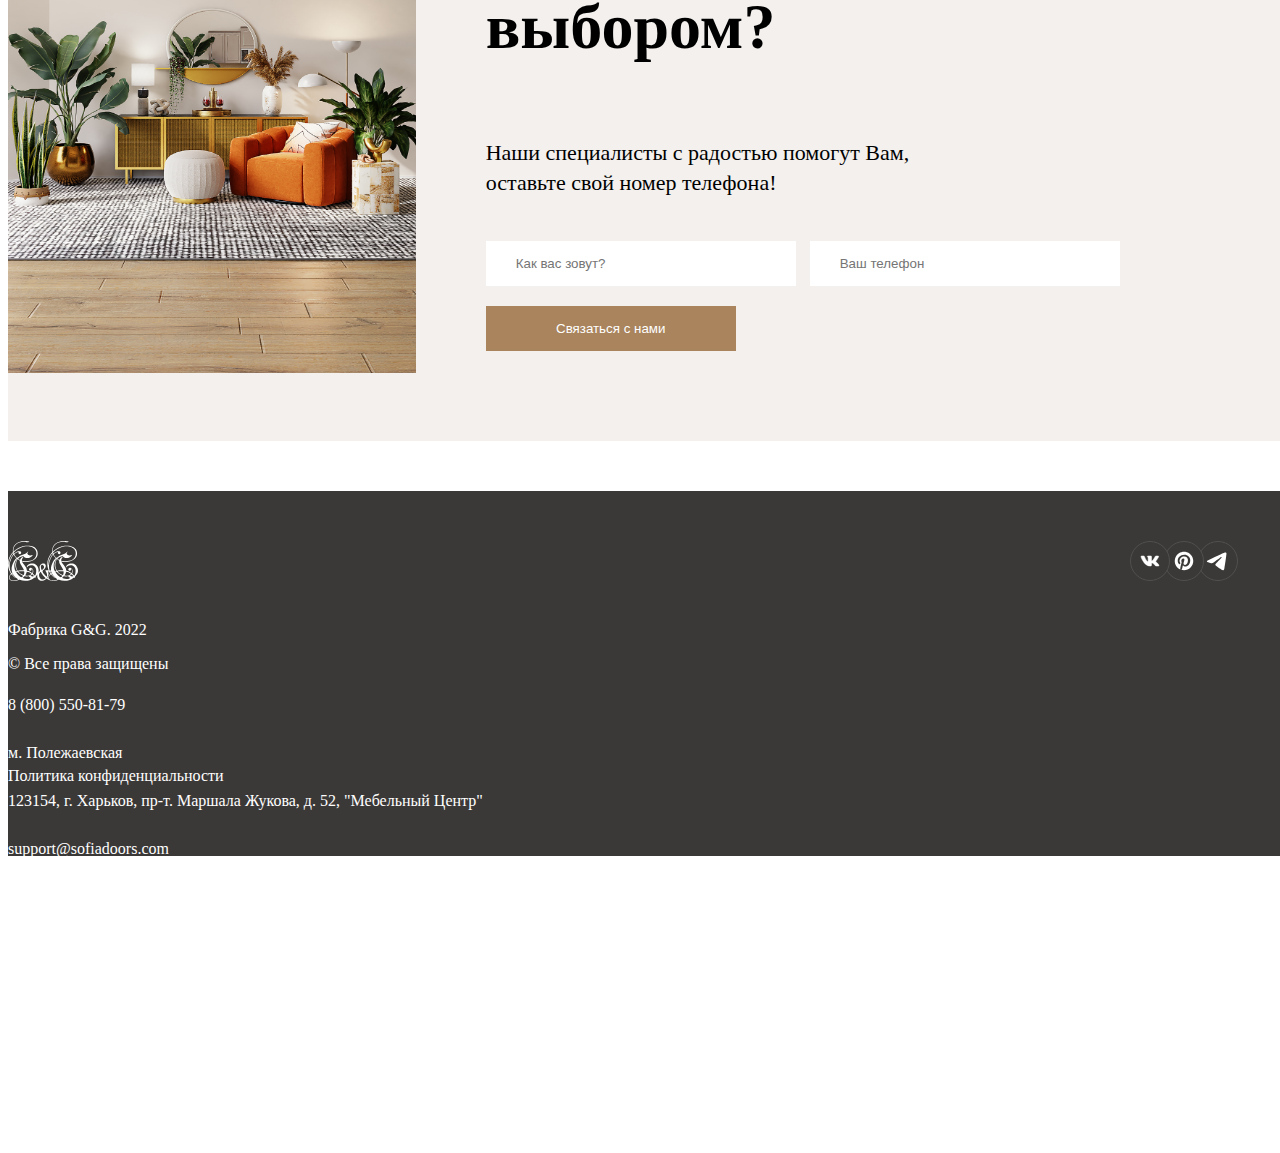
<file: catalog.html>
<!DOCTYPE html>
<html lang="en">
  <head>
    <meta charset="UTF-8" />
    <meta http-equiv="X-UA-Compatible" content="IE=edge" />
    <meta name="viewport" content="width=device-width, initial-scale=1.0" />
    <link
      href="https://cdn.jsdelivr.net/npm/bootstrap@5.3.0-alpha1/dist/css/bootstrap.min.css"
      rel="stylesheet"
      integrity="sha384-GLhlTQ8iRABdZLl6O3oVMWSktQOp6b7In1Zl3/Jr59b6EGGoI1aFkw7cmDA6j6gD"
      crossorigin="anonymous"
    />
    <link rel="preconnect" href="https://fonts.googleapis.com" />
    <link rel="preconnect" href="https://fonts.gstatic.com" crossorigin />
    <link
      href="https://fonts.googleapis.com/css2?family=Inter:wght@200&family=Montserrat:wght@100;200;300;400;500;600&family=Quicksand:wght@300&family=Raleway:ital,wght@1,100;1,200&family=Titan+One&family=Work+Sans:wght@300;500&display=swap"
      rel="stylesheet"
    />
    <link rel="stylesheet" href="./styles/catalog.css" />
    <title>Catalog</title>
  </head>
  <style></style>
  <body>
    <header>
      <div class="cont-wrap">
        <div class="container">
          <div class="row">
            <div class="col-sm logocon">
              <a href="/index.html">
                <img src="./icon/logo.svg" alt="Logotype" class="logo"
              /></a>
            </div>
            <div class="col-sm">
              <ul class="ul-nav">
                <li><a href="/delivery.html">Доставка</a></li>
                <li><a href="/articles.html">Статьи</a></li>
                <li><a href="/about-us.html">О нас</a></li>
                <li><a href="/contacts.html">Контакты</a></li>
              </ul>
            </div>
            <div class="col-sm">
              <div class="num-email">
                <p class="email">support@sofiadoors.com</p>
                <p class="num">8(800)550-81-79</p>
              </div>
            </div>
            <div class="col-sm">
              <div class="catalog">
                <a href="/catalog.html" class="a-catalog"
                  ><img src="/icon/top.svg" alt="decor" class="top" />
                  <span
                    class="catalog-span"
                    >Каталог</span
                  >
                  <img src="/icon/bottom.svg" alt="decor" class="bottom"
                /></a>
              </div>
            </div>
          </div>
        </div>
      </div>
    </header>
    <main>
      <div class="container">
        <h1 class="vitrina-tovarov">Межкомнатные двери</h1>
        <div class="row">
          <div class="tabs">
            <input
              type="radio"
              name="tab-btn"
              id="tab-btn-1"
              value=""
              checked
            />
            <label for="tab-btn-1">Межкомнатные двери</label>
            <input type="radio" name="tab-btn" id="tab-btn-2" value="" />
            <label for="tab-btn-2">Мебель</label>
            <input type="radio" name="tab-btn" id="tab-btn-3" value="" />
            <label for="tab-btn-3">Стеновые панели «Буазери»</label>
            <input type="radio" name="tab-btn" id="tab-btn-4" value="" />
            <label for="tab-btn-4">Лестницы</label>
            <input type="radio" name="tab-btn" id="tab-btn-5" value="" />
            <label for="tab-btn-5">Мебельные фасады</label>
            <div id="content-1">
              <div class="row">
                <div class="col box">
                  <p class="model">Sofia Original 50.07</p>
                  <p class="price">24 500 ₴</p>
                  <img
                    src="./img/door-1.png"
                    alt="Door model 1"
                    class="door-model-img"
                  />
                  <a href="#" class="buy">Купить</a>
                </div>
                <div class="col box">
                  <p class="model">VISION Модель 64.43</p>
                  <p class="price">24 500 ₴</p>
                  <img
                    src="./img/door-2.png"
                    alt="Door model 2"
                    class="door-model-img"
                  />
                  <a href="#" class="buy">Купить</a>
                </div>
                <div class="col box">
                  <p class="model">VISION Модель 64.44</p>
                  <p class="price">24 500 ₴</p>
                  <img
                    src="./img/door-3.png"
                    alt="Door model 3"
                    class="door-model-img"
                  />
                  <a href="#" class="buy">Купить</a>
                </div>
              </div>
              <div class="row">
                <div class="col box">
                  <p class="model">SKYLINE Модель 55.21</p>
                  <p class="price">24 500 ₴</p>
                  <img
                    src="./img/door-4.png"
                    alt="Door model 4"
                    class="door-model-img"
                  />
                  <a href="#" class="buy">Купить</a>
                </div>
                <div class="col box">
                  <p class="model">METAMORFOSA Модель 65.171</p>
                  <p class="price">24 500 ₴</p>
                  <img
                    src="./img/door-5.png"
                    alt="Door model 5"
                    class="door-model-img"
                  />
                  <a href="#" class="buy">Купить</a>
                </div>
                <div class="col box">
                  <p class="model">SKYLINE Модель 55.23</p>
                  <p class="price">24 500 ₴</p>
                  <img
                    src="./img/door-6.png"
                    alt="Door model 6"
                    class="door-model-img"
                  />
                  <a href="#" class="buy">Купить</a>
                </div>
              </div>
              <div class="row">
                <div class="col box">
                  <p class="model">VISION Модель 64.44</p>
                  <p class="price">24 500 ₴</p>
                  <img
                    src="./img/door-7.png"
                    alt="Door model 7"
                    class="door-model-img"
                  />
                  <a href="#" class="buy">Купить</a>
                </div>
                <div class="col box">
                  <p class="model">CLASSIC Модель 65.44</p>
                  <p class="price">24 500 ₴</p>
                  <img
                    src="./img/door-8.png"
                    alt="Door model 8"
                    class="door-model-img"
                  />
                  <a href="#" class="buy">Купить</a>
                </div>
                <div class="col box">
                  <p class="model">CLASSIC Модель 64.22</p>
                  <p class="price">24 500 ₴</p>
                  <img
                    src="./img/door-9.png"
                    alt="Door model 9"
                    class="door-model-img"
                  />
                  <a href="#" class="buy">Купить</a>
                </div>
              </div>
            </div>

            <div id="content-2">
              <div class="row">
                <div class="col box">
                  <p class="model">Диван прямой Дрезден</p>
                  <p class="price">39 990₴</p>
                  <img
                    src="./img/furn-1.png"
                    alt="Furniture model 1"
                    class="door-model-img"
                  />
                  <a href="#" class="buy">Купить</a>
                </div>
                <div class="col box">
                  <p class="model">Кресло TopChairs City</p>
                  <p class="price">24 500 ₴</p>
                  <img
                    src="./img/furn-2.png"
                    alt="Furniture model 2"
                    class="door-model-img"
                  />
                  <a href="#" class="buy">Купить</a>
                </div>
                <div class="col box">
                  <p class="model">Стол обеденный Ливерпуль белый мрамор</p>
                  <p class="price">19 990 ₴</p>
                  <img
                    src="./img/furn-3.png"
                    alt="Furniture model 3"
                    class="door-model-img"
                  />
                  <a href="#" class="buy">Купить</a>
                </div>
              </div>
              <div class="row">
                <div class="col box">
                  <p class="model">
                    Стул полубарный Матео с кантом велюр светло-серый
                  </p>
                  <p class="price">6 490₴</p>
                  <img
                    src="./img/furn-4.png"
                    alt="Furniture model 4"
                    class="door-model-img"
                  />
                  <a href="#" class="buy">Купить</a>
                </div>
                <div class="col box">
                  <p class="model">METAMORFOSA Модель 65.171</p>
                  <p class="price">1 990₴</p>
                  <img
                    src="./img/furn-5.png"
                    alt="Furniture model 5"
                    class="door-model-img"
                  />
                  <a href="#" class="buy">Купить</a>
                </div>
                <div class="col box">
                  <p class="model">SKYLINE Модель 55.23</p>
                  <p class="price">8 790₴</p>
                  <img
                    src="./img/furn-6.png"
                    alt="Furniture model 6"
                    class="door-model-img"
                  />
                  <a href="#" class="buy">Купить</a>
                </div>
              </div>
              <div class="row">
                <div class="col box">
                  <p class="model">VISION Модель 64.44</p>
                  <p class="price">4 190₴</p>
                  <img
                    src="./img/furn-7.png"
                    alt="Furniture model 7"
                    class="door-model-img"
                  />
                  <a href="#" class="buy">Купить</a>
                </div>
                <div class="col box">
                  <p class="model">Кресло Манго розовый</p>
                  <p class="price">24 500 ₴</p>
                  <img
                    src="./img/furn-8.png"
                    alt="Furniture model 8"
                    class="door-model-img"
                  />
                  <a href="#" class="buy">Купить</a>
                </div>
                <div class="col box">
                  <p class="model">CLASSIC Модель 64.22</p>
                  <p class="price">24 500 ₴</p>
                  <img
                    src="./img/furn-9.png"
                    alt="Furniture model 9"
                    class="door-model-img"
                  />
                  <a href="#" class="buy">Купить</a>
                </div>
              </div>
            </div>
            <div id="content-3">Товар скоро появится.</div>
            <div id="content-4">Товар скоро появится.</div>
            <div id="content-5">Товар скоро появится.</div>
          </div>

          <hr class="hr" />
          
        </div>
      </div>
      <div class="container-form">
        <img src="./img/form-img.jpg" alt="Home style image" class="form-img" />
        <div class="text-field">
          <h2 class="h2-form">Нужна помощь с выбором?</h2>
          <p class="form-p">
            Наши специалисты с радостью помогут Вам, оставьте свой номер
            телефона!
          </p>
          <form action="">
            <input
              type="text"
              placeholder="Как вас зовут?"
              class="form-input"
            />
            <input type="text" placeholder="Ваш телефон" class="form-input" />
            <button class="contact-us">Связаться с нами</button>
          </form>
        </div>
      </div>
    </main>

    <footer>
      <div class="foot-wrap">
        <div class="container">
          <div class="row">
            <div class="col">
              <a href="/index.html">
                <img src="./icon/logo.svg" alt="Logotype" class="logo"
              /></a>
              <p class="fabric">Фабрика G&G. 2022</p>
              <p class="rights">© Все права защищены</p>
            </div>
            <div class="col adress">
              <p class="num-footer">8 (800) 550-81-79</p>
              <p>м. Полежаевская</p>
              <p>
                123154, г. Харьков, пр-т. Маршала Жукова, д. 52, "Мебельный
                Центр"
              </p>
              <p><a href="">support@sofiadoors.com</a></p>
            </div>
            <div class="col">
              <ul class="footer-ul-1">
                <li>Межкомнатные двери</li>
                <li>Мебель</li>
                <li>Стеновые панели «Буазери»</li>
                <li>Лестницы</li>
                <li>Мебельные фасады</li>
              </ul>
            </div>
            <div class="col">
              <ul class="footer-ul-2">
                <li>Доставка</li>
                <li>Статьи</li>
                <li>О нас</li>
              </ul>
              <p class="policy">Политика конфиденциальности</p>
              <img
                src="./icon/messenger-icons.svg"
                alt="messenger icons"
                class="messenger-i"
              />
            </div>
          </div>
        </div>
      </div>
    </footer>
  </body>
</html>
</file>
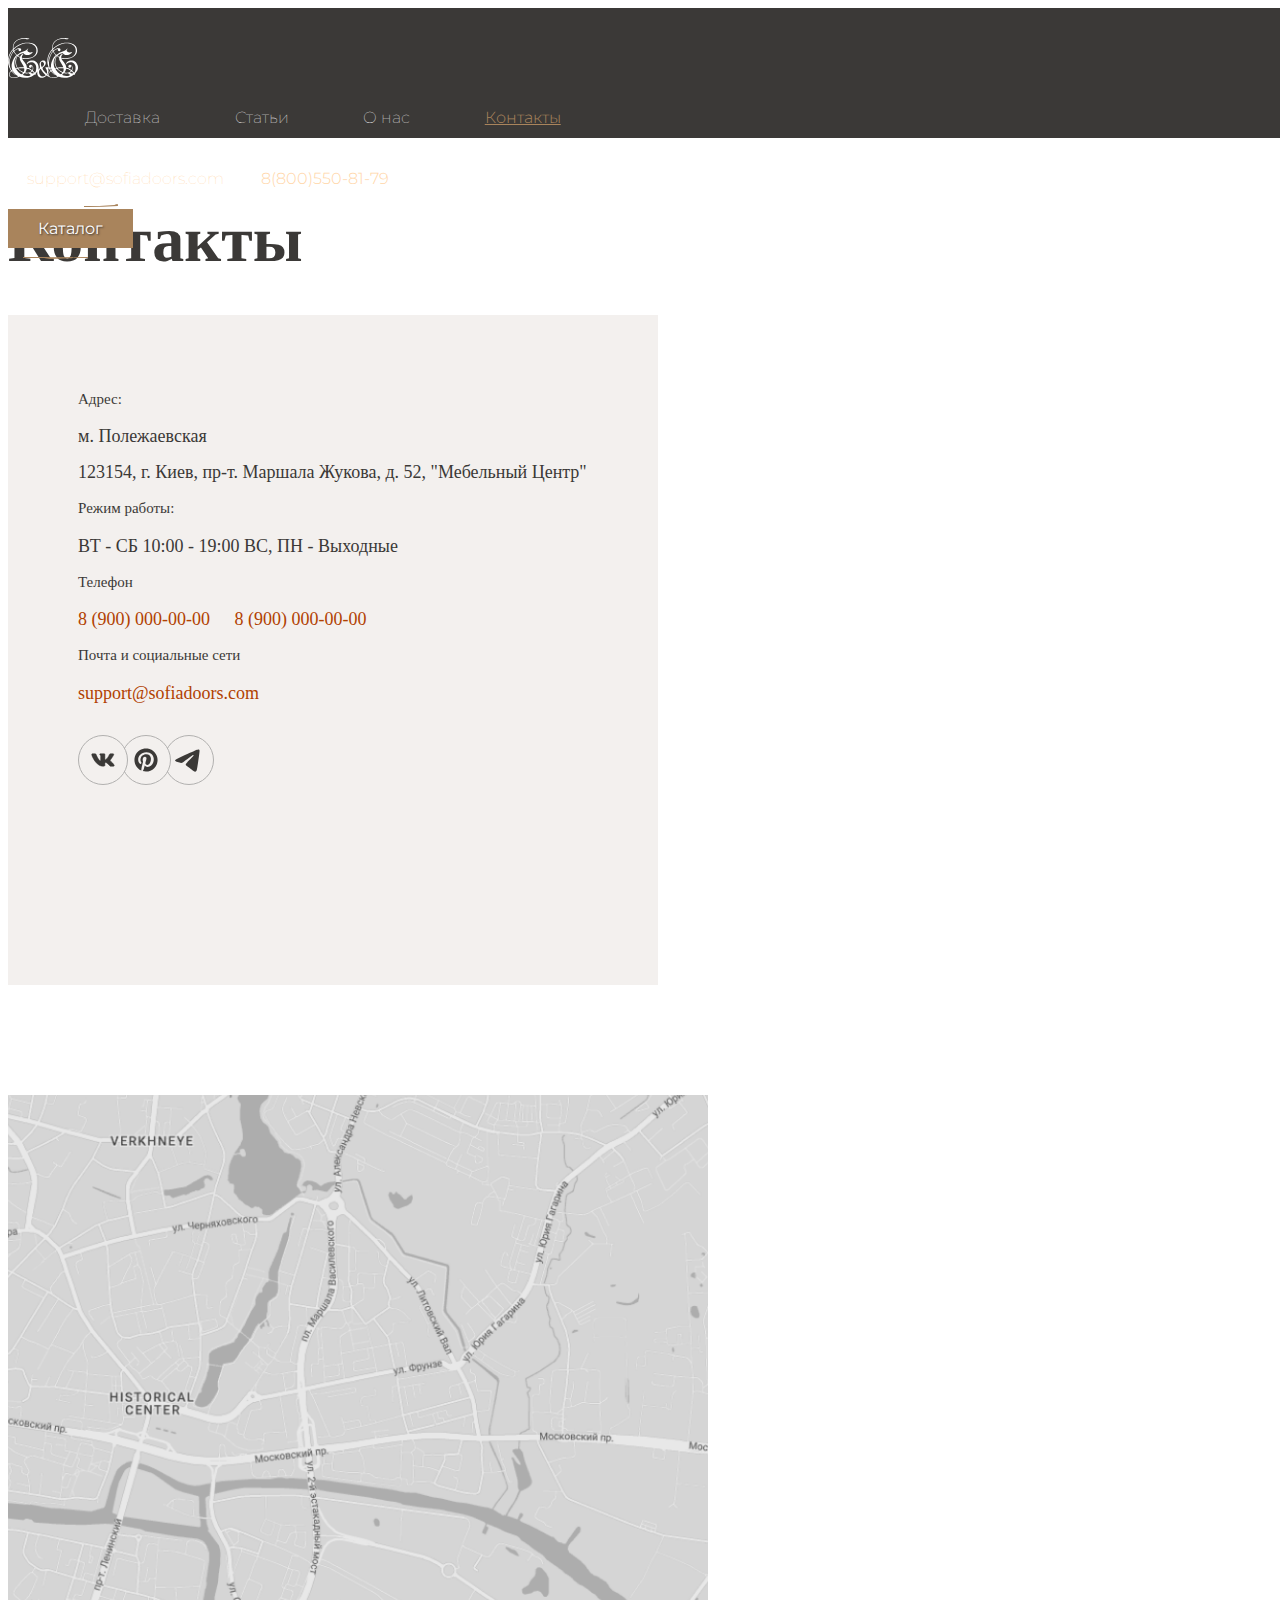
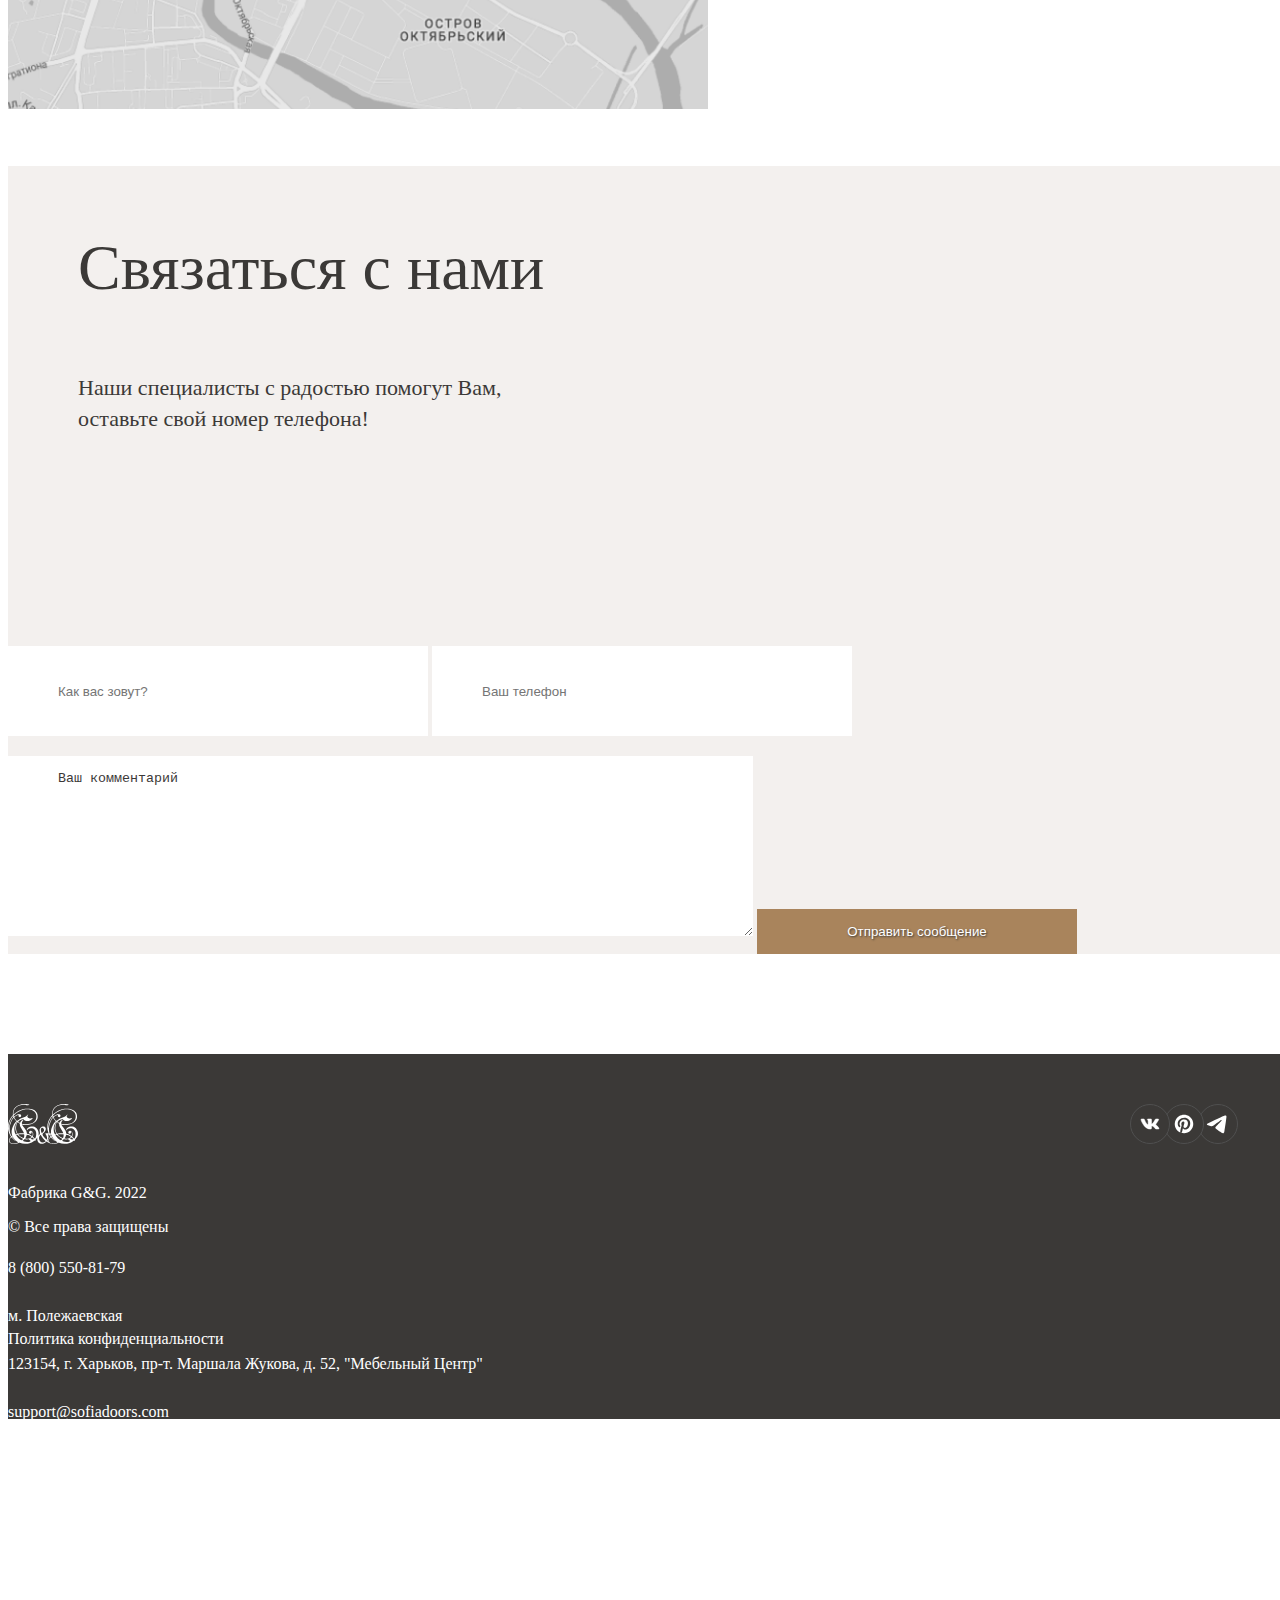
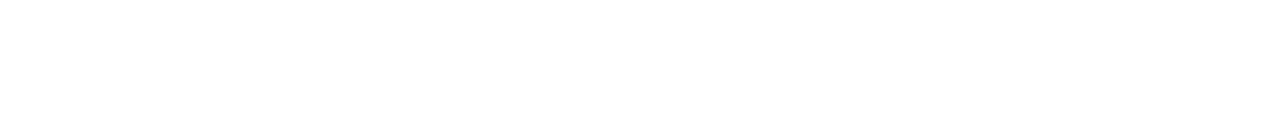
<file: contacts.html>
<!DOCTYPE html>
<html lang="en">
  <head>
    <meta charset="UTF-8" />
    <meta http-equiv="X-UA-Compatible" content="IE=edge" />
    <meta name="viewport" content="width=device-width, initial-scale=1.0" />
    <link
      href="https://cdn.jsdelivr.net/npm/bootstrap@5.3.0-alpha1/dist/css/bootstrap.min.css"
      rel="stylesheet"
      integrity="sha384-GLhlTQ8iRABdZLl6O3oVMWSktQOp6b7In1Zl3/Jr59b6EGGoI1aFkw7cmDA6j6gD"
      crossorigin="anonymous"
    />
    <link rel="preconnect" href="https://fonts.googleapis.com" />
    <link rel="preconnect" href="https://fonts.gstatic.com" crossorigin />
    <link
      href="https://fonts.googleapis.com/css2?family=Inter:wght@200&family=Montserrat:wght@100;200;300;400;500;600&family=Quicksand:wght@300&family=Raleway:ital,wght@1,100;1,200&family=Titan+One&family=Work+Sans:wght@300;500&display=swap"
      rel="stylesheet"
    />
    <link rel="stylesheet" href="./styles/contacts.css" />
    <title>Contucts</title>
  </head>
  <style></style>
  <body>
    <header>
      <div class="cont-wrap">
        <div class="container">
          <div class="row">
            <div class="col-sm logocon">
              <a href="/index.html">
                <img src="./icon/logo.svg" alt="Logotype" class="logo"
              /></a>
            </div>
            <div class="col-sm">
              <ul class="ul-nav">
                <li><a href="/delivery.html">Доставка</a></li>
                <li><a href="/articles.html">Статьи</a></li>
                <li><a href="/about-us.html">О нас</a></li>
                <li><a class="active"  href="/contacts.html">Контакты</a></li>
              </ul>
            </div>
            <div class="col-sm">
              <div class="num-email">
                <p class="email">support@sofiadoors.com</p>
                <p class="num">8(800)550-81-79</p>
              </div>
            </div>
            <div class="col-sm">
              <div class="catalog">
                <a href="/catalog.html" class="a-catalog"
                  ><img src="/icon/top.svg" alt="decor" class="top" />
                  <span
                    class="catalog-span"
                    >Каталог</span
                  >
                  <img src="/icon/bottom.svg" alt="decor" class="bottom"
                /></a>
              </div>
            </div>
          </div>
        </div>
      </div>
    </header>
    <main>
      <div class="container cont-contacts">
        <div class="row">
          <div class="col">
            <h1>Контакты</h1>
            <div class="contacts">
              <p class="desc">Адрес:</p>
              <p class="info">м. Полежаевская</p>
              <p class="info">
                123154, г. Киев, пр-т. Маршала Жукова, д. 52, "Мебельный Центр"
              </p>
              <p class="desc">Режим работы:</p>
              <p class="info">ВТ - СБ 10:00 - 19:00 ВС, ПН - Выходные</p>
              <p class="desc">Телефон</p>
              <p class="info red">
                8 (900) 000-00-00 <span>8 (900) 000-00-00</span>
              </p>
              <p class="desc">Почта и социальные сети</p>
              <p class="info red">support@sofiadoors.com</p>
              <img src="/icon/social-icons.svg" alt="Social media" class="social-media"/>
            </div>
          </div>
          <div class="col map">
            <img src="/img/map.png" alt="Map image" id="map" />
          </div>
        </div>

        <div class="container form">
          <div class="row">
            <div class="col">
              <h2 class="contact-us-form-h2">Связаться с нами</h2>
              <p class="contact-us-form-p">
                Наши специалисты с радостью помогут Вам, оставьте свой номер
                телефона!
              </p>
            </div>
            <div class="col">
              <form action="" class="form-container">
                <input
                  id="1"
                  class="input"
                  type="text"
                  placeholder="Как вас зовут?"
                  required
                />
                <input
                  id="2"
                  class="input"
                  type="text"
                  placeholder="Ваш телефон"
                  required
                />
                <textarea id="3" rows="5" class="textarea">
Ваш комментарий</textarea
                >
                <button class="button">Oтправить сообщение</button>
              </form>
            </div>
          </div>
        </div>
      </div>
    </main>
    <footer>
      <div class="foot-wrap">
        <div class="container">
          <div class="row">
            <div class="col">
              <a href="/index.html">
                <img src="./icon/logo.svg" alt="Logotype" class="logo"
              /></a>
              <p class="fabric">Фабрика G&G. 2022</p>
              <p class="rights">© Все права защищены</p>
            </div>
            <div class="col adress">
              <p class="num-footer">8 (800) 550-81-79</p>
              <p>м. Полежаевская</p>
              <p>
                123154, г. Харьков, пр-т. Маршала Жукова, д. 52, "Мебельный
                Центр"
              </p>
              <p><a href="">support@sofiadoors.com</a></p>
            </div>
            <div class="col">
              <ul class="footer-ul-1">
                <li>Межкомнатные двери</li>
                <li>Мебель</li>
                <li>Стеновые панели «Буазери»</li>
                <li>Лестницы</li>
                <li>Мебельные фасады</li>
              </ul>
            </div>
            <div class="col">
              <ul class="footer-ul-2">
                <li>Доставка</li>
                <li>Статьи</li>
                <li>О нас</li>
              </ul>
              <p class="policy">Политика конфиденциальности</p>
              <img
                src="./icon/messenger-icons.svg"
                alt="messenger icons"
                class="messenger-i"
              />
            </div>
          </div>
        </div>
      </div>
    </footer>
  </body>
</html>
</file>
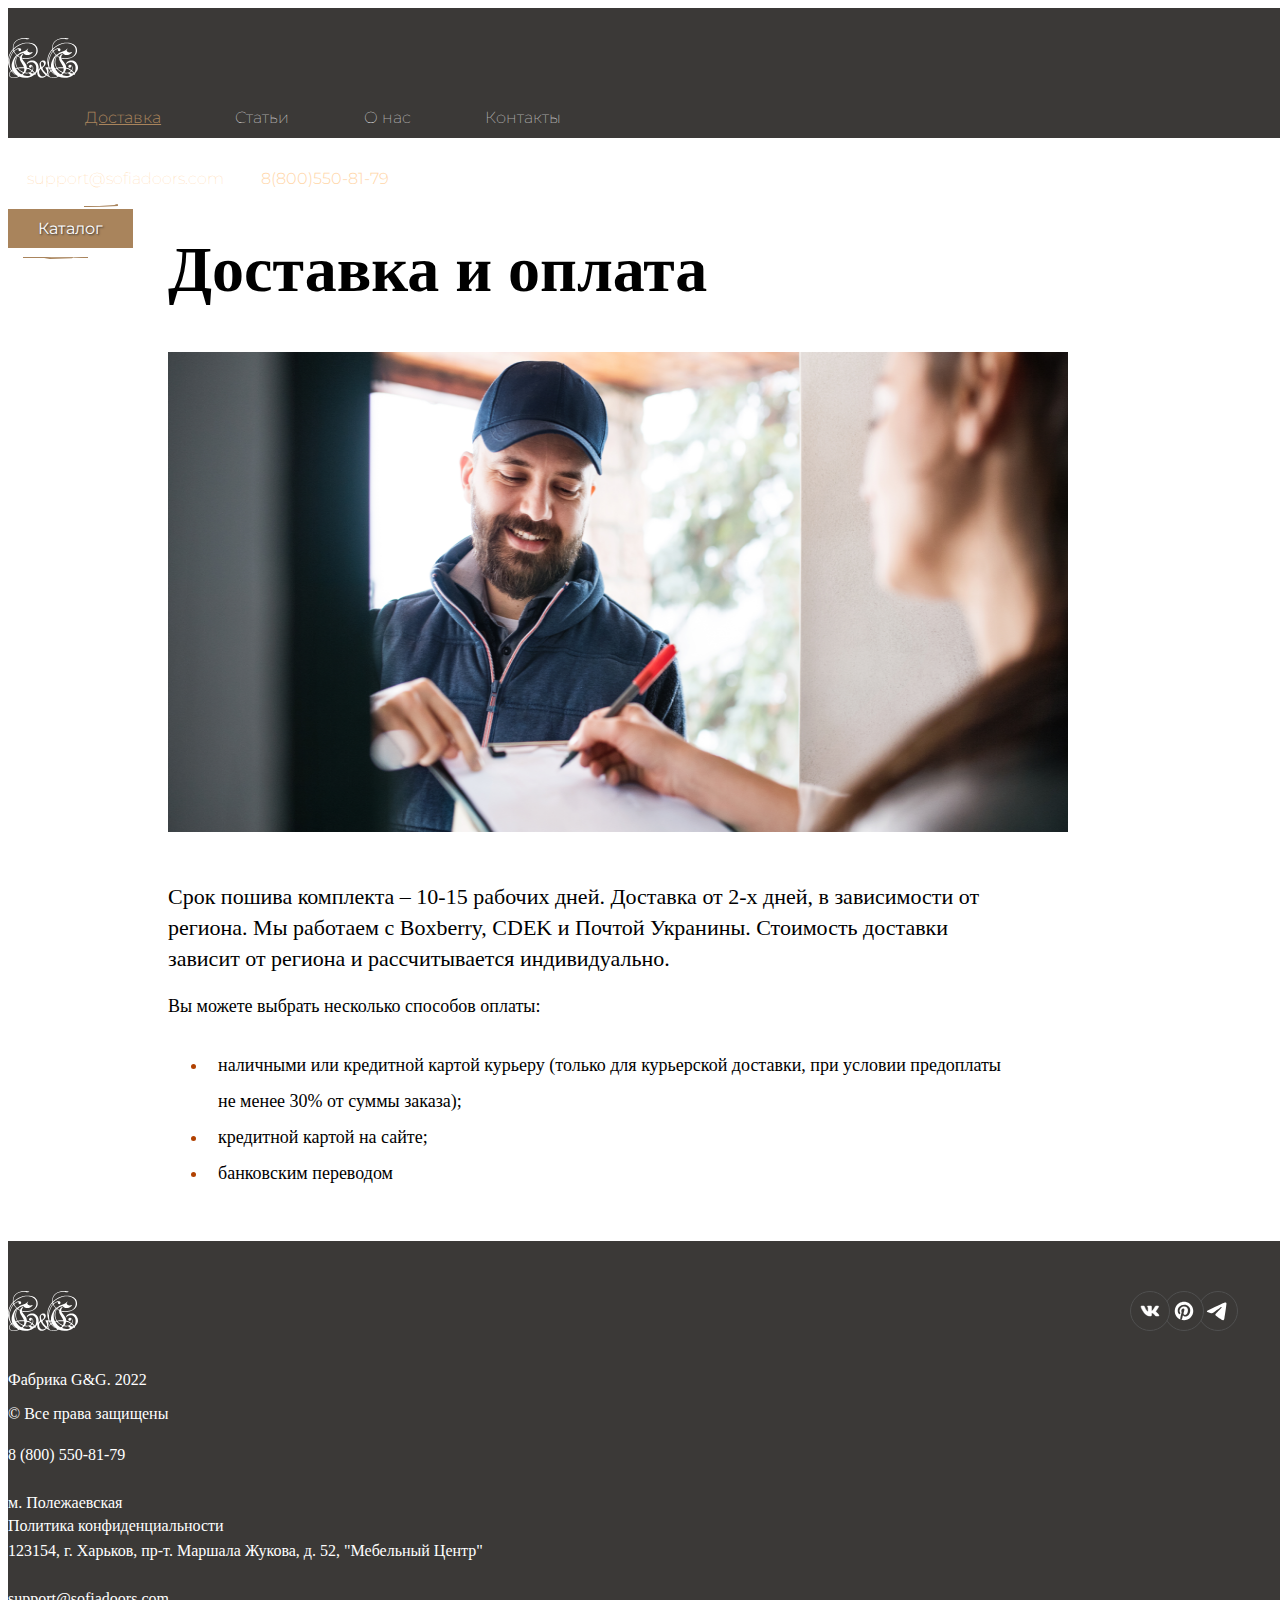
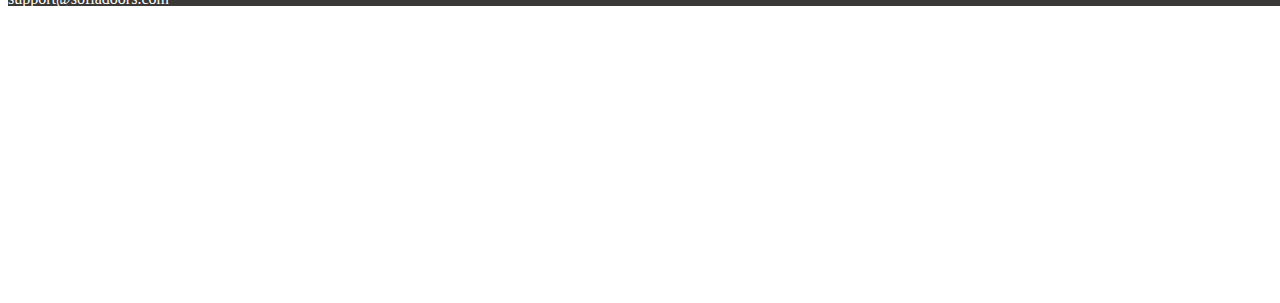
<file: delivery.html>
<!DOCTYPE html>
<html lang="en">
  <head>
    <meta charset="UTF-8" />
    <meta http-equiv="X-UA-Compatible" content="IE=edge" />
    <meta name="viewport" content="width=device-width, initial-scale=1.0" />
    <link
      href="https://cdn.jsdelivr.net/npm/bootstrap@5.3.0-alpha1/dist/css/bootstrap.min.css"
      rel="stylesheet"
      integrity="sha384-GLhlTQ8iRABdZLl6O3oVMWSktQOp6b7In1Zl3/Jr59b6EGGoI1aFkw7cmDA6j6gD"
      crossorigin="anonymous"
    />
    <link rel="preconnect" href="https://fonts.googleapis.com" />
    <link rel="preconnect" href="https://fonts.gstatic.com" crossorigin />
    <link
      href="https://fonts.googleapis.com/css2?family=Inter:wght@200&family=Montserrat:wght@100;200;300;400;500;600&family=Quicksand:wght@300&family=Raleway:ital,wght@1,100;1,200&family=Titan+One&family=Work+Sans:wght@300;500&display=swap"
      rel="stylesheet"
    />
    <link rel="stylesheet" href="./styles/delivery.css" />
    <title>Delivery</title>
  </head>
  
  <body>
    <header>
      <div class="cont-wrap">
        <div class="container">
          <div class="row">
            <div class="col-sm logocon">
              <a href="/index.html">
                <img src="./icon/logo.svg" alt="Logotype" class="logo"
              /></a>
            </div>
            <div class="col-sm">
              <ul class="ul-nav">
                <li><a class="active"  href="/delivery.html">Доставка</a></li>
                <li><a href="/articles.html">Статьи</a></li>
                <li><a href="/about-us.html">О нас</a></li>
                <li><a href="/contacts.html">Контакты</a></li>
              </ul>
            </div>
            <div class="col-sm">
              <div class="num-email">
                <p class="email">support@sofiadoors.com</p>
                <p class="num">8(800)550-81-79</p>
              </div>
            </div>
            <div class="col-sm">
              <div class="catalog">
                <a href="/catalog.html" class="a-catalog"
                  ><img src="/icon/top.svg" alt="decor" class="top" />
                  <span
                    class="catalog-span"
                    >Каталог</span
                  >
                  <img src="/icon/bottom.svg" alt="decor" class="bottom"
                /></a>
              </div>
            </div>
          </div>
        </div>
      </div>
    </header>
    <main>
      <h1>Доставка и оплата</h1>
      <img src="./img/delivery.png" alt="Delivery process inage" class="delivery-man"/>
      <p class="descrip-p">
        Срок пошива комплекта – 10-15 рабочих дней. Доставка от 2-х дней, в
        зависимости от региона. Мы работаем с Boxberry, СDEK и Почтой Укранины.
        Стоимость доставки зависит от региона и рассчитывается индивидуально.
      </p>
      <p class="method">
        Вы можете выбрать несколько способов оплаты:
      </p>
      <ul class="list">
        <li class="dev-li">наличными или кредитной картой курьеру (только для курьерской доставки, при условии предоплаты не менее 30% от суммы заказа);
         </li>
        <li class="dev-li">кредитной картой на сайте;</li>
        <li class="dev-li">банковским переводом</li>
      </ul>
    </main>
    <footer>
      <div class="foot-wrap">
        <div class="container">
          <div class="row">
            <div class="col">
              <a href="/index.html">
                <img src="./icon/logo.svg" alt="Logotype" class="logo"
              /></a>
              <p class="fabric">Фабрика G&G. 2022</p>
              <p class="rights">© Все права защищены</p>
            </div>
            <div class="col adress">
              <p class="num-footer">8 (800) 550-81-79</p>
              <p>м. Полежаевская</p>
              <p>
                123154, г. Харьков, пр-т. Маршала Жукова, д. 52, "Мебельный
                Центр"
              </p>
              <p><a href="">support@sofiadoors.com</a></p>
            </div>
            <div class="col">
              <ul class="footer-ul-1">
                <li>Межкомнатные двери</li>
                <li>Мебель</li>
                <li>Стеновые панели «Буазери»</li>
                <li>Лестницы</li>
                <li>Мебельные фасады</li>
              </ul>
            </div>
            <div class="col">
              <ul class="footer-ul-2">
                <li>Доставка</li>
                <li>Статьи</li>
                <li>О нас</li>
              </ul>
              <p class="policy">Политика конфиденциальности</p>
              <img
                src="./icon/messenger-icons.svg"
                alt="messenger icons"
                class="messenger-i"
              />
            </div>
          </div>
        </div>
      </div>
    </footer>
  </body>
</html>
</file>
<file: styles/about-us.css>
:root {
  --dark-beige: #a9845c;
  --hell-beige: #ffd6a8;
  --red-brown: #b14101;
  --text-main: #ffffff;
  --hell-text: #dadada;
  --dark-text: #3b3937;
}
html,
body {
  width: 100%;
  color: var(--dark-text);
}
.cont-wrap {
  padding-top: 30px;
  width: 100%;
  background-color: #3b3937;
  height: 100px;
  font-family: "Montserrat", sans-serif;
  font-weight: 100;
}
.logocon {
  width: 200px;
}
.ul-nav {
  display: flex;
  list-style: none;
  width: 550px;
  justify-content: space-around;
  font-size: 16px;
  padding-top: 10px;
}
a {
  text-decoration: none;
  color: var(--text-main);
  cursor: pointer;
}
a:hover {
  color: var(--hell-beige);
}
a.active{
  text-decoration: underline;
  color: var(--dark-beige);
  font-weight: 300;
  }
  
  a.active:hover, a.active:focus, a.active:active{
  text-decoration: underline;
  }
.logo {
  width: 70px;
}
.num-email {
  display: flex;
  width: 400px;
  justify-content: space-around;
  color: var(--hell-beige);
  padding-top: 10px;
  cursor: pointer;
}
.catalog {
  height: 55px;
  width: 115px;
  position: relative;
  
 }
 .top{
   position: absolute;
   right: 5px;
   top: 0;
 }
 .bottom{
   position: absolute;
   bottom: 0px;
   left: 15px;
 }
 .catalog-span{
 
   background-color: var(--dark-beige);
   padding: 10px 30px;
   text-shadow: 1px 1px 2px var(--dark-text);
   font-weight: 400;
   position: absolute;
   top: 5px;
   left: 0px;
 }
 .catalog-span:hover{
   color: var(--dark-text);
 }
.num {
  font-weight: 300;
}

/* main part */
.about-img {
  display: block;
  margin: 10px auto;
  width: 1000px;
  height: 600px;
}
#carouselExampleIndicators{
  width: 1000px;
  margin: 10px auto;
}

.h1,
.h2,
.h3,
.h4,
.h5 {
  font-weight: 700;
  width: 1020px;
  line-height: 100%;
  margin: 50px auto;
}
.h1 {
  font-size: 4vw;
}
.h2 {
  font-size: 3.4vw;
}

.h3 {
  font-size: 2.5vw;
  line-height: 120%;
}
.h4 {
  font-size: 1.7vw;
  line-height: 130%;
}
.h5 {
  line-height: 130%;
}
.h2-p,
.h3-p,
.h4-p,
.h5-p {
  font-style: normal;
  font-weight: 400;
  font-size: 1.25vw;
  line-height: 150%;
  width: 1000px;
  margin: 40px auto;
}

.about-ul {
  padding-bottom: 40px;
}
.about-li {
  padding-left: 10px;
  margin: 20px auto;
  width: 990px;
}




::marker {
  color: var(--red-brown);
}

/* quote block */

.quote-wrap {
  border: 1px solid var(--hell-text);
  width: 70vw;
  margin: 10px auto;
  padding: 50px;

}
.quote {
  display: grid;
  align-items: center;
  grid-template-columns: 80px 700px 100px;
}
.quote-text {
  color: var(--red-brown);
  font-weight: 600;
  font-size: 2.5vw;
  line-height: 120%;
  padding-bottom: 15px;
}
.avatar {
  display: flex;
}
.person {
  padding-top: 20px;
}










/*  footer */

.foot-wrap {
  position: relative;
  background-color: var(--dark-text);
  margin-top: 50px;
  padding-top: 50px;
  height: 35vh;
  color: var(--text-main);
  font-weight: 100;
  font-size: 16px;
}
.fabric {
  padding-top: 20px;
  font-size: 16px;
}
.footer-ul-2,
.footer-ul-1 {
  list-style: none;
  line-height: 32px;
  font-size: 16px;
}
.policy {
  position: absolute;
  bottom: 55px;
  font-size: 16px;
}
.messenger-i {
  position: absolute;
  top: 50px;
  right: 50px;
  font-size: 16px;
}
.adress {
  line-height: 32px;
  font-size: 16px;
}
.num-footer {
  font-weight: 500;
  font-size: 16px;
}
@media screen and (max-width: 992px) {

  .cont-wrap {
    padding-top: 10px;
    width: 100%;
    background-color: #3b3937;
    height: 100px;
    font-family: "Montserrat", sans-serif;
    font-weight: 100;
  }
  .logocon {
    width: 60px;
    margin: 10px auto;
  }
.num-email{
  width: 100%;
}
  .num {
    display: none;
  }
  .email {
    display: none;
  }
  .catalog {
    display: none;
  }
  .top {
    display: none;
  }
  .bottom {
    display: none;
  }
  .catalog-span {
    display: none;
  }
  .ul-nav {
    width: 255px;
    font-size: 14px;
    padding: 5px 5px 0px 5px;
    margin: 0px auto;
  }

  
  /* main part */
  .about-img {
    display: block;
    margin: 10px auto;
    width: 100%;
    height: auto;
  }
  #carouselExampleIndicators{
    width: 100%;
    margin: 10px auto;
  }
  
  .h1,
  .h2,
  .h3,
  .h4,
  .h5 {
    font-weight: 700;
    width: 90%;
    line-height: 100%;
    margin: 50px auto;
  }
  .h1 {
    font-size: 24px;
  }
  .h2 {
    font-size: 20px;
  }
  
  .h3 {
    font-size: 24px;
    line-height: 120%;
  }
  .h4 {
    font-size: 20px;
    line-height: 130%;
  }
  .h5 {
    line-height: 130%;
  }
  .h2-p,
  .h3-p,
  .h4-p,
  .h5-p {
    font-style: normal;
    font-weight: 400;
    font-size: 18px;
    line-height: 150%;
    width: 90%;
    margin: 40px auto;
  }
  
  .about-ul {
    padding-bottom: 40px;
  }
  .about-li {
    padding-left: 10px;
    margin: 20px auto;
    width: 90%;
  }
  
  
  /* quote block */
  
  .quote-wrap {
    border: 1px solid var(--hell-text);
    width: 90%;
    margin: 10px auto;
    padding: 50px 20px;
  
  }
  .quote {
    display: grid;
    align-items: center;
    grid-template-columns: 70px 500px 70px;
  }
  .quote-text {
    color: var(--red-brown);
    font-weight: 600;
    font-size: 16px;
    line-height: 120%;
    padding-bottom: 15px;
  }

  .quote-symbol{
    width: 30px;
    position: absolute;
  right: 70px;

  }
 .person{
  width: 200px;
 }
  .specialist{
    width: 100px;
  }
  .foot-wrap {
    position: relative;
    background-color: var(--dark-text);
    margin-top: 50px;
    padding-top: 50px;
    height: 75vh;
    color: var(--text-main);
    font-weight: 100;
    display: block;
  }
  .logo-footer {
    padding-left: 30px;
    width: 90px;
  }
  footer .col {
    height: 250px;
  }
  .logo-col {
    height: 50px;
  }

  .fabric {
    padding-top: 20px;
    padding-left: 35px;
  }
  .rights {
    padding-left: 35px;
    padding-bottom: 0;
    margin-bottom: 0;
  }
  .footer-ul-2,
  .footer-ul-1 {
    list-style: none;
    line-height: 32px;
    padding-top: 0px;
    width: 150px;
  }
  .footer-ul-1 {
    margin-top: 0;
    padding-top: 0;
  }
  .footer-ul-2 {
    right: 0px;
  }
  .policy {
    position: relative;
    bottom: 10px;
  }
  .messenger-i {
    display: none;
  }
  .adress {
    line-height: 32px;
  }
  .num-footer {
    font-weight: 500;
    font-size: 14px;
  }
}
</file>
<file: styles/articles.css>
:root {
  --dark-beige: #a9845c;
  --hell-beige: #ffd6a8;
  --red-brown: #b14101;
  --text-main: #ffffff;
  --hell-text: #dadada;
  --dark-text: #3b3937;
}
html,
body {
  width: 100%;
}
.cont-wrap {
  padding-top: 30px;
  width: 100%;
  background-color: #3b3937;
  height: 100px;
  font-family: "Montserrat", sans-serif;
  font-weight: 100;
}
.logocon {
  width: 200px;
}
.ul-nav {
  display: flex;
  list-style: none;
  width: 550px;
  justify-content: space-around;
  font-size: 16px;
  padding-top: 10px;
}
a {
  text-decoration: none;
  color: var(--text-main);
  cursor: pointer;
}
a:hover {
  color: var(--hell-beige);
}
.logo {
  width: 70px;
}
.num-email {
  display: flex;
  width: 400px;
  justify-content: space-around;
  color: var(--hell-beige);
  padding-top: 10px;
  cursor: pointer;
}

.num {
  font-weight: 300;
}
.catalog {
  height: 55px;
  width: 115px;
  position: relative;
  
 }
 .top{
   position: absolute;
   right: 5px;
   top: 0;
 }
 .bottom{
   position: absolute;
   bottom: 0px;
   left: 15px;
 }
 .catalog-span{
 
   background-color: var(--dark-beige);
   padding: 10px 30px;
   text-shadow: 1px 1px 2px var(--dark-text);
   font-weight: 400;
   position: absolute;
   top: 5px;
   left: 0px;
 }
 .catalog-span:hover{
   color: var(--dark-text);
 }
/*news block */
.news {
  margin-top: 70px;
  position: relative;
}

.news-box {
  border: 1px solid var(--hell-text);
  box-sizing: border-box;
  padding: 0px;
  width: 400px;
  margin: 15px 15px;
  height: 460px;
  position: relative;
}
.news-h1 {
  font-size: 58px;
  color: var(--dark-text);
  margin-bottom: 20px;
}
.news-img {
  width: 409px;
}

.card-h2 {
  font-weight: 700;
  font-size: 21px;
  width: 400px;
  padding: 30px 30px 15px 30px;
}
.card-p {
  font-weight: 400;
  font-size: 12px;
  color: var(--dark-text);
  opacity: 0.6;
  width: 400px;
  padding: 0px 30px 15px 30px;
}


.read-more{
  position: absolute;
  bottom: 10px;
  left: 30px;
  font-size: 12px;
  font-weight: 700;
  color: var(--red-brown);
}
.date{
    position: absolute;
    right: 30px;
    bottom: 10px;
    font-size: 12px;
}
.show-all{
  color: var(--dark-text);
  border: 1px solid var(--hell-text);
  display: block;
  text-align: center;
  padding-top: 10px;
  padding-bottom: 10px;
  font-weight: 600;
font-size: 15px;
line-height: 140%;
}

a.active{
  text-decoration: underline;
  color: var(--dark-beige);
  font-weight: 300;
  }
  
  a.active:hover, a.active:focus, a.active:active{
  text-decoration: underline;
  }
/*  footer */

.foot-wrap {
    position: relative;
    background-color: var(--dark-text);
    margin-top: 50px;
    padding-top: 50px;
    height: 35vh;
    color: var(--text-main);
    font-weight: 100;
    font-size: 16px;
  }
  .fabric {
    padding-top: 20px;
    font-size: 16px;
  }
  .footer-ul-2,
  .footer-ul-1 {
    list-style: none;
    line-height: 32px;
    font-size: 16px;
  }
  .policy {
    position: absolute;
    bottom: 55px;
    font-size: 16px;
  }
  .messenger-i {
    position: absolute;
    top: 50px;
    right: 50px;
    font-size: 16px;
  }
  .adress {
    line-height: 32px;
    font-size: 16px;
  }
  .num-footer {
    font-weight: 500;
    font-size: 16px;
  }
  @media screen and (max-width: 992px) {
    .cont-wrap {
      padding-top: 10px;
      width: 100%;
      background-color: #3b3937;
      height: 100px;
      font-family: "Montserrat", sans-serif;
      font-weight: 100;
    }
    .logocon {
      width: 60px;
      margin: 10px auto;
    }
  .num-email{
    width: 100%;
  }
    .num {
      display: none;
    }
    .email {
      display: none;
    }
    .catalog {
      display: none;
    }
    .top {
      display: none;
    }
    .bottom {
      display: none;
    }
    .catalog-span {
      display: none;
    }
    .ul-nav {
      width: 255px;
      font-size: 14px;
      padding: 5px 5px 0px 5px;
      margin: 0px auto;
    }
    /*news block */
    .news {
      margin-top: 50px;
      position: relative;
    }
    
    .news-box {
      border: 1px solid var(--hell-text);
      box-sizing: border-box;
      padding: 0px;
      width: 400px;
      margin: 15px 15px;
      height: 460px;
      position: relative;
    }
    .news-h1 {
      font-size: 46px;
      color: var(--dark-text);
      margin-bottom: 20px;
    }
    .news-img {
      width: 100%;
    }
    
    .card-h2 {
      font-weight: 700;
      font-size: 21px;
      width: 90%;
      padding: 30px 30px 15px 30px;
    }
    .card-p {
      font-weight: 400;
      font-size: 12px;
      color: var(--dark-text);
      opacity: 0.6;
      width: 90%;
      padding: 0px 30px 15px 30px;
    }
    
    
    .read-more{
      position: absolute;
      bottom: 10px;
      left: 30px;
      font-size: 12px;
      font-weight: 700;
      color: var(--red-brown);
    }
    .date{
        position: absolute;
        right: 30px;
        bottom: 10px;
        font-size: 12px;
    }
    .show-all{
      color: var(--dark-text);
      border: 1px solid var(--hell-text);
      display: block;
      text-align: center;
      padding-top: 10px;
      padding-bottom: 10px;
      font-weight: 600;
    font-size: 15px;
    line-height: 140%;
    width: 100%;
    }
    
  .foot-wrap {
    position: relative;
    background-color: var(--dark-text);
    margin-top: 50px;
    padding-top: 50px;
    height: 75vh;
    color: var(--text-main);
    font-weight: 100;
    display: block;
  }
  .logo-footer {
    padding-left: 30px;
    width: 90px;
  }
  footer .col {
    height: 250px;
  }
  .logo-col {
    height: 50px;
  }

  .fabric {
    padding-top: 20px;
    padding-left: 35px;
  }
  .rights {
    padding-left: 35px;
    padding-bottom: 0;
    margin-bottom: 0;
  }
  .footer-ul-2,
  .footer-ul-1 {
    list-style: none;
    line-height: 32px;
    padding-top: 0px;
    width: 150px;
  }
  .footer-ul-1 {
    margin-top: 0;
    padding-top: 0;
  }
  .footer-ul-2 {
    right: 0px;
  }
  .policy {
    position: relative;
    bottom: 10px;
  }
  .messenger-i {
    display: none;
  }
  .adress {
    line-height: 32px;
  }
  .num-footer {
    font-weight: 500;
    font-size: 14px;
  }

  }
</file>
<file: styles/catalog.css>
:root {
  --dark-beige: #a9845c;
  --hell-beige: #ffd6a8;
  --red-brown: #b14101;
  --text-main: #ffffff;
  --hell-text: #dadada;
  --dark-text: #3b3937;
}
html,
body {
  width: 100%;
}
.cont-wrap {
  padding-top: 30px;
  width: 100%;
  background-color: #3b3937;
  height: 100px;
  font-family: "Montserrat", sans-serif;
  font-weight: 100;
}
.logocon {
  width: 200px;
}
.ul-nav {
  display: flex;
  list-style: none;
  width: 550px;
  justify-content: space-around;
  font-size: 16px;
  padding-top: 10px;
}
a {
  text-decoration: none;
  color: var(--text-main);
  cursor: pointer;
}
a:hover {
  color: var(--hell-beige);
}
.logo {
  width: 70px;
}
.num-email {
  display: flex;
  width: 400px;
  justify-content: space-around;
  color: var(--hell-beige);
  padding-top: 10px;
  cursor: pointer;
}

.num {
  font-weight: 300;
}
.catalog {
  height: 55px;
  width: 115px;
  position: relative;
  
 }
 .top{
   position: absolute;
   right: 5px;
   top: 0;
 }
 .bottom{
   position: absolute;
   bottom: 0px;
   left: 15px;
 }
 .catalog-span{
 border: 1.5px solid var(--dark-beige);

   padding: 10px 30px;
   text-shadow: 1px 1px 2px var(--dark-text);
   font-weight: 400;
   position: absolute;
   top: 5px;
   left: 0px;
 }
 .catalog-span:hover{
   color: var(--dark-beige);
 }

/* vitrina-tovarov */
.vitrina-tovarov {
  padding: 100px 0px 50px 0px;
  font-size: 60px;
  font-weight: 600;
}
.box {
  border: 1px solid var(--hell-text);
  margin: 20px;
  height: 380px;
  width: 400px;
  padding: 20px;
}
.buy {
  color: var(--red-brown);
  font-weight: 600;
  font-size: 18px;
  text-align: right;
  display: block;
  padding-top: 30px;
}
.model {
  font-style: 18px;
  letter-spacing: 0.01em;
  text-align: left;
}
.price {
  font-weight: 700;
  text-align: left;
}
.door-model-img {
  margin: auto;
  height: 200px;
  display: block;
}

/* tabs */
.tabs {
  font-size: 0;
  text-align: center;
  width: 1300px;
}

.tabs > input[type="radio"] {
  display: none;
}

.tabs > div {
  /* скрыть контент по умолчанию */
  display: none;

  padding: 10px 15px;
  font-size: 16px;
}

/* отобразить контент, связанный с вабранной радиокнопкой (input type="radio") */
#tab-btn-1:checked ~ #content-1,
#tab-btn-2:checked ~ #content-2,
#tab-btn-3:checked ~ #content-3,
#tab-btn-4:checked ~ #content-4,
#tab-btn-5:checked ~ #content-5 {
  display: block;
}

.tabs > label {
  display: inline-block;
  text-align: center;
  vertical-align: middle;
  user-select: none;
  border: 1px solid var(--hell-text);
  padding: 15px 50px;
  font-weight: 200;
  font-size: 16px;
  line-height: 1.5;
  transition: color 0.15s ease-in-out, background-color 0.15s ease-in-out;
  cursor: pointer;
  position: relative;
  top: 1px;
}

.tabs > label:not(:first-of-type) {
  border-left: none;
}

.tabs > input[type="radio"]:checked + label {
  border: 1px solid var(--dark-text);
  font-weight: 400;
}
.hr {
  width: 90vw;
  margin: 10px auto;
}

/* form block*/

.container-form {
  background-color: #f3f0ee;
  max-width: 1300px;
  margin: 50px auto;
  display: flex;
}
.form-img {
  width: 500px;
  height: 600px;
  
}
.text-field {
  padding: 90px 70px;
}
.h2-form {
  font-weight: 600;
  font-size: 64px;
}
.form-p {
  font-weight: 300;
  font-size: 22px;
  line-height: 140%;
  width: 500px;
  padding: 20px 0px;
}
.form-input {
  padding: 15px 30px;
  margin-right: 10px;
  width: 250px;
  border: none;
  color: var(--hell-text);
}
.contact-us {
  background-color: var(--dark-beige);
  color: var(--text-main);
  border: none;
  padding: 15px 50px;
  margin-top: 20px;
  width: 250px;
}
/*  footer */

.foot-wrap {
  position: relative;
  background-color: var(--dark-text);
  margin-top: 50px;
  padding-top: 50px;
  height: 35vh;
  color: var(--text-main);
  font-weight: 100;
  font-size: 16px;
}
.fabric {
  padding-top: 20px;
  font-size: 16px;
}
.footer-ul-2,
.footer-ul-1 {
  list-style: none;
  line-height: 32px;
  font-size: 16px;
}
.policy {
  position: absolute;
  bottom: 55px;
  font-size: 16px;
}
.messenger-i {
  position: absolute;
  top: 50px;
  right: 50px;
  font-size: 16px;
}
.adress {
  line-height: 32px;
  font-size: 16px;
}
.num-footer {
  font-weight: 500;
  font-size: 16px;
}


@media screen and (max-width: 992px) {
  .cont-wrap {
    padding-top: 10px;
    width: 100%;
    background-color: #3b3937;
    height: 100px;
    font-family: "Montserrat", sans-serif;
    font-weight: 100;
  }
  .logocon {
    width: 60px;
    margin: 10px auto;
  }
.num-email{
  width: 100%;
}
  .num {
    display: none;
  }
  .email {
    display: none;
  }
  .catalog {
    display: none;
  }
  .top {
    display: none;
  }
  .bottom {
    display: none;
  }
  .catalog-span {
    display: none;
  }
  .ul-nav {
    width: 255px;
    font-size: 14px;
    padding: 5px 5px 0px 5px;
    margin: 0px auto;
  }

/* vitrina-tovarov */
.vitrina-tovarov {
  padding: 100px 0px 50px 0px;
  font-size: 34px;
  font-weight: 600;
}
.box {
  border: 1px solid var(--hell-text);
  margin: 20px;
  height: auto;
  width: 100%;
  padding: 20px;
}
.buy {
  color: var(--red-brown);
  font-weight: 600;
  font-size: 18px;
  text-align: right;
  display: block;
  padding-top: 30px;
}
.model {
  font-style: 18px;
  letter-spacing: 0.01em;
  text-align: left;
}
.price {
  font-weight: 700;
  text-align: left;
}
.door-model-img {
  margin: auto;
  height: 200px;
  display: block;
}

/* tabs */
.tabs {
  font-size: 0;
  text-align: center;
  width: 100%;
}

.tabs > input[type="radio"] {
  display: none;
}

.tabs > div {
  /* скрыть контент по умолчанию */
  display: none;

  padding: 10px 15px;
  font-size: 16px;
}

/* отобразить контент, связанный с вабранной радиокнопкой (input type="radio") */
#tab-btn-1:checked ~ #content-1,
#tab-btn-2:checked ~ #content-2,
#tab-btn-3:checked ~ #content-3,
#tab-btn-4:checked ~ #content-4,
#tab-btn-5:checked ~ #content-5 {
  display: block;
}

.tabs > label {
  display: block;
  text-align: center;
  user-select: none;
  border: 1px solid var(--hell-text);
  padding: 15px 50px;
  font-weight: 200;
  font-size: 16px;
  line-height: 1.5;
  transition: color 0.15s ease-in-out, background-color 0.15s ease-in-out;
  cursor: pointer;
  position: relative;
  top: 1px;
}

.tabs > label:not(:first-of-type) {
  border-left:1px solid var(--hell-text);
}

.tabs > input[type="radio"]:checked + label {
  border: 1px solid var(--dark-text);
  font-weight: 400;
}
.hr {
  width: 90vw;
  margin: 10px auto;
}

/* form block*/

.container-form {
  background-color: #f3f0ee;
  width: 100%;
  margin: 50px auto;
  display: block;
}
.form-img {
  width: 100%;
  height: auto;
  display: block;
  
}
.text-field {
  padding: 90px 30px;
}
.h2-form {
  font-weight: 600;
  font-size: 44px;
}
.form-p {
  font-weight: 300;
  font-size: 22px;
  line-height: 140%;
  width: 90%;
  padding: 20px 0px;
}
.form-input {
  padding: 15px 30px;
  margin-right: 10px;
  width: 250px;
  border: none;
  color: var(--hell-text);
}
.contact-us {
  background-color: var(--dark-beige);
  color: var(--text-main);
  border: none;
  padding: 15px 50px;
  margin-top: 20px;
  width: 250px;
}
/* FOOTER */

.foot-wrap {
  position: relative;
  background-color: var(--dark-text);
  margin-top: 50px;
  padding-top: 50px;
  height: 75vh;
  color: var(--text-main);
  font-weight: 100;
  display: block;
}
.logo-footer {
  padding-left: 30px;
  width: 90px;
}
footer .col {
  height: 250px;
}
.logo-col {
  height: 50px;
}

.fabric {
  padding-top: 20px;
  padding-left: 35px;
}
.rights {
  padding-left: 35px;
  padding-bottom: 0;
  margin-bottom: 0;
}
.footer-ul-2,
.footer-ul-1 {
  list-style: none;
  line-height: 32px;
  padding-top: 0px;
  width: 150px;
}
.footer-ul-1 {
  margin-top: 0;
  padding-top: 0;
}
.footer-ul-2 {
  right: 0px;
}
.policy {
  position: relative;
  bottom: 10px;
}
.messenger-i {
 display: none;
}
.adress {
  line-height: 32px;
}
.num-footer {
  font-weight: 500;
  font-size: 14px;
}
}
</file>
<file: styles/contacts.css>
:root {
  --dark-beige: #a9845c;
  --hell-beige: #ffd6a8;
  --red-brown: #b14101;
  --text-main: #ffffff;
  --hell-text: #dadada;
  --dark-text: #3b3937;
  --hell-bg: #f3f0ee;
}
html,
body {
  width: 100%;
  color: var(--dark-text);
}
.cont-wrap {
  padding-top: 30px;
  width: 100%;
  background-color: #3b3937;
  height: 100px;
  font-family: "Montserrat", sans-serif;
  font-weight: 100;
}
.logocon {
  width: 200px;
}
.ul-nav {
  display: flex;
  list-style: none;
  width: 550px;
  justify-content: space-around;
  font-size: 16px;
  padding-top: 10px;
}
a {
  text-decoration: none;
  color: var(--text-main);
  cursor: pointer;
}
a:hover {
  color: var(--hell-beige);
}
a.active {
  text-decoration: underline;
  color: var(--dark-beige);
  font-weight: 300;
}

a.active:hover,
a.active:focus,
a.active:active {
  text-decoration: underline;
}
.logo {
  width: 70px;
}
.num-email {
  display: flex;
  width: 400px;
  justify-content: space-around;
  color: var(--hell-beige);
  padding-top: 10px;
  cursor: pointer;
}

.num {
  font-weight: 300;
}
.catalog {
  height: 55px;
  width: 115px;
  position: relative;
}
.top {
  position: absolute;
  right: 5px;
  top: 0;
}
.bottom {
  position: absolute;
  bottom: 0px;
  left: 15px;
}
.catalog-span {
  background-color: var(--dark-beige);
  padding: 10px 30px;
  text-shadow: 1px 1px 2px var(--dark-text);
  font-weight: 400;
  position: absolute;
  top: 5px;
  left: 0px;
}
.catalog-span:hover {
  color: var(--dark-text);
}
h1 {
  margin-top: 70px;
  font-weight: 700;
  font-size: 64px;
  line-height: 100%;
}
.contacts {
  background-color: var(--hell-bg);
  height: 550px;
  width: 510px;
  margin-top: 40px;
  padding: 60px 70px;
}
.map {
  margin-top: 110px;
}
#map {
  width: 700px;
}
.red {
  color: var(--red-brown);
}
.desc {
  font-weight: 400;
  font-size: 15px;
  line-height: 130%;
}
.info {
  font-weight: 500;
  font-size: 18px;
  line-height: 100%;
}
span {
  padding-left: 20px;
}
.social-media {
  margin-top: 15px;
}
/*  form field */

.form {
  background-color: var(--hell-bg);
  margin-top: 50px;
  margin-bottom: 100px;
}
.contact-us-form-h2 {
  width: 500px;
  font-weight: 500;
  font-size: 64px;
  line-height: 100%;
  padding-left: 70px;
  padding-top: 70px;
}
.contact-us-form-p {
  width: 450px;
  font-weight: 300;
  font-size: 22px;
  line-height: 140%;

  padding: 20px 0px 100px 70px;
}
.form-container {
  padding-top: 20px;
}
.button {
  background-color: var(--dark-beige);
  color: var(--text-main);
  border: none;
  padding: 15px 50px;
  margin-top: 20px;
  width: 320px;
  text-shadow: 1px 1px 2px var(--dark-text);
}

.input {
  width: 320px;
  height: 60px;
  border: none;
  margin-top: 70px;
  color: var(--dark-text);
  padding: 15px 50px;
}
.textarea {
  width: 645px;
  height: 150px;
  border: none;
  margin-top: 20px;
  padding: 15px 50px;
  color: var(--dark-text);
}
/*  footer */

.foot-wrap {
  position: relative;
  background-color: var(--dark-text);
  margin-top: 50px;
  padding-top: 50px;
  height: 35vh;
  color: var(--text-main);
  font-weight: 100;
  font-size: 16px;
}
.fabric {
  padding-top: 20px;
  font-size: 16px;
}
.footer-ul-2,
.footer-ul-1 {
  list-style: none;
  line-height: 32px;
  font-size: 16px;
}
.policy {
  position: absolute;
  bottom: 55px;
  font-size: 16px;
}
.messenger-i {
  position: absolute;
  top: 50px;
  right: 50px;
  font-size: 16px;
}
.adress {
  line-height: 32px;
  font-size: 16px;
}
.num-footer {
  font-weight: 500;
  font-size: 16px;
}
@media screen and (max-width: 992px) {
  .cont-wrap {
    padding-top: 10px;
    width: 100%;
    background-color: #3b3937;
    height: 100px;
    font-family: "Montserrat", sans-serif;
    font-weight: 100;
  }
  .logocon {
    width: 60px;
    margin: 10px auto;
  }
.num-email{
  width: 100%;
}
  .num {
    display: none;
  }
  .email {
    display: none;
  }
  .catalog {
    display: none;
  }
  .top {
    display: none;
  }
  .bottom {
    display: none;
  }
  .catalog-span {
    display: none;
  }
  .ul-nav {
    width: 255px;
    font-size: 14px;
    padding: 5px 5px 0px 5px;
    margin: 0px auto;
  }

  h1 {
    margin: 50px auto;
   width: 320px;
    font-size: 34px;
    
  }
  .contacts {
    background-color: var(--hell-bg);
    height: 550px;

    width: 100%;
    margin: 20px auto;
    padding: 30px 30px;
  }
  .map {
    padding: 5px;
  }
  #map {
    width: 380px;
    display: block;
 
  }
 
  .desc {
    font-weight: 400;
    font-size: 15px;
    line-height: 130%;
  }
  .info {
    font-weight: 500;
    font-size: 18px;
    line-height: 100%;
  }
  span {
    padding-left: 20px;
  }
  .social-media {
    margin-top: 15px;
  }
  /*  form field */

  .form {
    background-color: var(--hell-bg);
    margin-top: 50px;
    margin-bottom: 100px;
  }
  .contact-us-form-h2 {
    width:100%;
    font-weight: 500;
    font-size: 34px;
    line-height: 100%;
    padding-left: 30px;
    padding-top: 70px;
  }
  .contact-us-form-p {
    width: 90%;
    font-weight: 300;
    font-size: 22px;
    line-height: 140%;

    padding:10px 30px;
  }
  .form-container {
    padding-top: 20px;
    padding-bottom: 10px;
  }
  .button {
    background-color: var(--dark-beige);
    color: var(--text-main);
    border: none;
    padding: 15px 50px;
    margin-top: 20px;
    width: 100%;
    text-shadow: 1px 1px 2px var(--dark-text);
  }

  .input {
    width: 100%;
    height: 60px;
    border: none;
    margin-top: 20px;
    color: var(--dark-text);
    padding: 15px 20px;
  }
  .textarea {
    width: 100%;
    height: 150px;
    border: none;
    margin-top: 20px;
    padding: 15px 20px;
    color: var(--dark-text);
    opacity: 0.7;
  }

  .foot-wrap {
    position: relative;
    background-color: var(--dark-text);
    margin-top: 50px;
    padding-top: 50px;
    height: 75vh;
    color: var(--text-main);
    font-weight: 100;
    display: block;
  }
  .logo-footer {
    padding-left: 30px;
    width: 90px;
  }
  footer .col {
    height: 250px;
  }
  .logo-col {
    height: 50px;
  }

  .fabric {
    padding-top: 20px;
    padding-left: 35px;
  }
  .rights {
    padding-left: 35px;
    padding-bottom: 0;
    margin-bottom: 0;
  }
  .footer-ul-2,
  .footer-ul-1 {
    list-style: none;
    line-height: 32px;
    padding-top: 0px;
    width: 150px;
  }
  .footer-ul-1 {
    margin-top: 0;
    padding-top: 0;
  }
  .footer-ul-2 {
    right: 0px;
  }
  .policy {
    position: relative;
    bottom: 10px;
  }
  .messenger-i {
    display: none;
  }
  .adress {
    line-height: 32px;
  }
  .num-footer {
    font-weight: 500;
    font-size: 14px;
  }
}
</file>
<file: styles/delivery.css>
:root {
  --dark-beige: #a9845c;
  --hell-beige: #ffd6a8;
  --red-brown: #b14101;
  --text-main: #ffffff;
  --hell-text: #dadada;
  --dark-text: #3b3937;
}
html,
body {
  width: 100%;
}
.cont-wrap {
  padding-top: 30px;
  width: 100%;
  background-color: #3b3937;
  height: 100px;
  font-family: "Montserrat", sans-serif;
  font-weight: 100;
}
.logocon {
  width: 200px;
}
.ul-nav {
  display: flex;
  list-style: none;
  width: 550px;
  justify-content: space-around;
  font-size: 16px;
  padding-top: 10px;
}
a {
  text-decoration: none;
  color: var(--text-main);
  cursor: pointer;
}
a:hover {
  color: var(--hell-beige);
}
a.active{
  text-decoration: underline;
  color: var(--dark-beige);
  font-weight: 300;
  }
  
  a.active:hover, a.active:focus, a.active:active{
  text-decoration: underline;
  }
.logo {
  width: 70px;
}
.num-email {
  display: flex;
  width: 400px;
  justify-content: space-around;
  color: var(--hell-beige);
  padding-top: 10px;
  cursor: pointer;
}

.num {
  font-weight: 300;
}
.catalog {
  height: 55px;
  width: 115px;
  position: relative;
  
 }
 .top{
   position: absolute;
   right: 5px;
   top: 0;
 }
 .bottom{
   position: absolute;
   bottom: 0px;
   left: 15px;
 }
 .catalog-span{
 
   background-color: var(--dark-beige);
   padding: 10px 30px;
   text-shadow: 1px 1px 2px var(--dark-text);
   font-weight: 400;
   position: absolute;
   top: 5px;
   left: 0px;
 }
 .catalog-span:hover{
   color: var(--dark-text);
 }
h1 {
  font-weight: 700;
  font-size: 64px;
  line-height: 100%;
  margin-left: 160px;
  margin-top: 100px;
}
.descrip-p {
  font-weight: 300;
  font-size: 22px;
  line-height: 140%;
  width: 850px;
  margin-left: 160px;
}
.delivery-man {
  display: block;
  width: 900px;
  height: 480px;
  margin: 50px auto 50px 160px;
}
.list {
  margin-top: 30px;
  margin-left: 160px;
  font-weight: 200;
  font-size: 18px;
  line-height: 200%;
  width: 800px;
}
.dev-li {
  padding-left: 10px;
}
.method {
  font-weight: 300;
  font-size: 18px;
  margin-left: 160px;
}
::marker {
  color: var(--red-brown);
}

/*  footer */

.foot-wrap {
  position: relative;
  background-color: var(--dark-text);
  margin-top: 50px;
  padding-top: 50px;
  height: 35vh;
  color: var(--text-main);
  font-weight: 100;
  font-size: 16px;
}
.fabric {
  padding-top: 20px;
  font-size: 16px;
}
.footer-ul-2,
.footer-ul-1 {
  list-style: none;
  line-height: 32px;
  font-size: 16px;
}
.policy {
  position: absolute;
  bottom: 55px;
  font-size: 16px;
}
.messenger-i {
  position: absolute;
  top: 50px;
  right: 50px;
  font-size: 16px;
}
.adress {
  line-height: 32px;
  font-size: 16px;
}
.num-footer {
  font-weight: 500;
  font-size: 16px;
}
@media screen and (max-width: 992px) {
 
  .cont-wrap {
    padding-top: 10px;
    width: 100%;
    background-color: #3b3937;
    height: 105px;
    font-family: "Montserrat", sans-serif;
    font-weight: 100;
  }
  .logocon {
    width: 60px;
    margin: 10px auto;
  }
  .ul-nav {
    width: 255px;
    font-size: 14px;
    padding: 5px 5px 0px 5px;
   margin: 0px auto;

  }

  .num-email {
    display: none
  }
  
  .num {
    display: none;
  }
  .catalog {
    height: 55px;
    width: 115px;
    position: relative;
    margin: 30px auto;
    
   }
   .top{
     position: absolute;
     right: 5px;
     top: 0;
   }
   .bottom{
     position: absolute;
     bottom: 0px;
     left: 15px;
   }
   .catalog-span{
   
     background-color: var(--dark-beige);
     padding: 10px 30px;
     text-shadow: 1px 1px 2px var(--dark-text);
     font-weight: 400;
     position: absolute;
     top: 5px;
     left: 0px;
   }
   .catalog-span:hover{
     color: var(--dark-text);
   }
  h1 {
    font-weight: 700;
    font-size: 34px;
    line-height: 100%;
    margin: 100px auto;
    width: 310px;
  }
  .descrip-p {
    font-weight: 300;
    font-size: 22px;
    line-height: 140%;
    width: 90%;
    margin: 90px auto;
  }
  .delivery-man {
    display: block;
    width: 100%;
    height: auto;
    margin: 40px auto;
  }
  .list {
    margin: 30px auto;
    font-weight: 200;
    font-size: 18px;
    line-height: 200%;
    width: 100%;
  }
  .dev-li {
    padding-left: 10px;
  }
  .method {
    font-weight: 300;
    font-size: 18px;
    width: 90%;
    margin: 30px auto;
  }
  ::marker {
    color: var(--red-brown);
  }
  
  /*  footer */


  .foot-wrap {
    position: relative;
    background-color: var(--dark-text);
    margin-top: 50px;
    padding-top: 50px;
    height: 75vh;
    color: var(--text-main);
    font-weight: 100;
    display: block;
  }
  .logo-footer{
    padding-left: 30px;
    width: 90px;
  
  }
  footer .col{
    height: 250px;
  }
.logo-col{
  height: 50px;
}
  
  .fabric {
    padding-top: 20px;
    padding-left: 35px;
  }
  .rights{
    padding-left: 35px;
    padding-bottom: 0;
    margin-bottom: 0;
  }
  .footer-ul-2,
  .footer-ul-1 {
    list-style: none;
    line-height: 32px;
    padding-top: 0px;
    width: 150px;
    
  }
  .footer-ul-1{
  margin-top: 0;
  padding-top: 0;
  }
  .footer-ul-2{
  
    right: 0px;
  }
  .policy {
    position: relative;
    bottom: 10px;
  }
  .messenger-i {
    display: none;
  }
  .adress {
    line-height: 32px;

  }
  .num-footer {
    font-weight: 500;
    font-size: 14px;
  }

}
</file>
